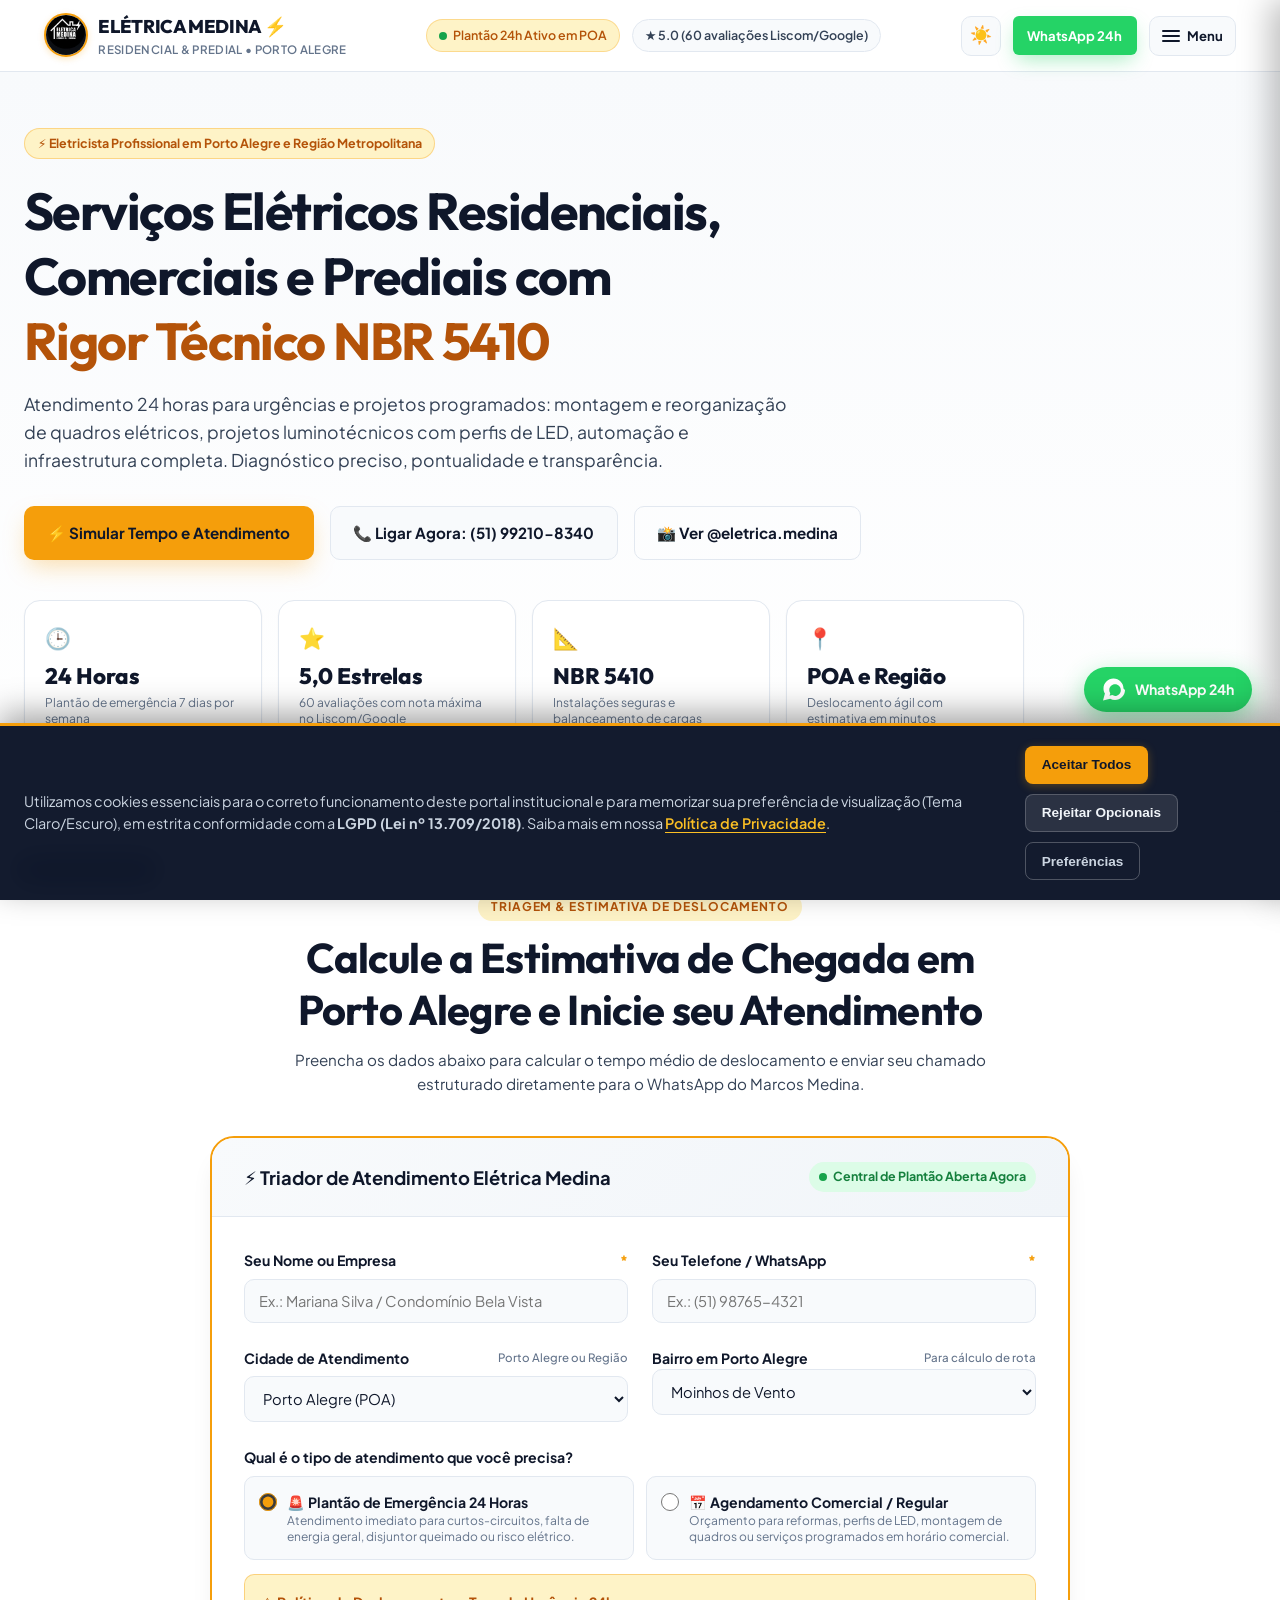
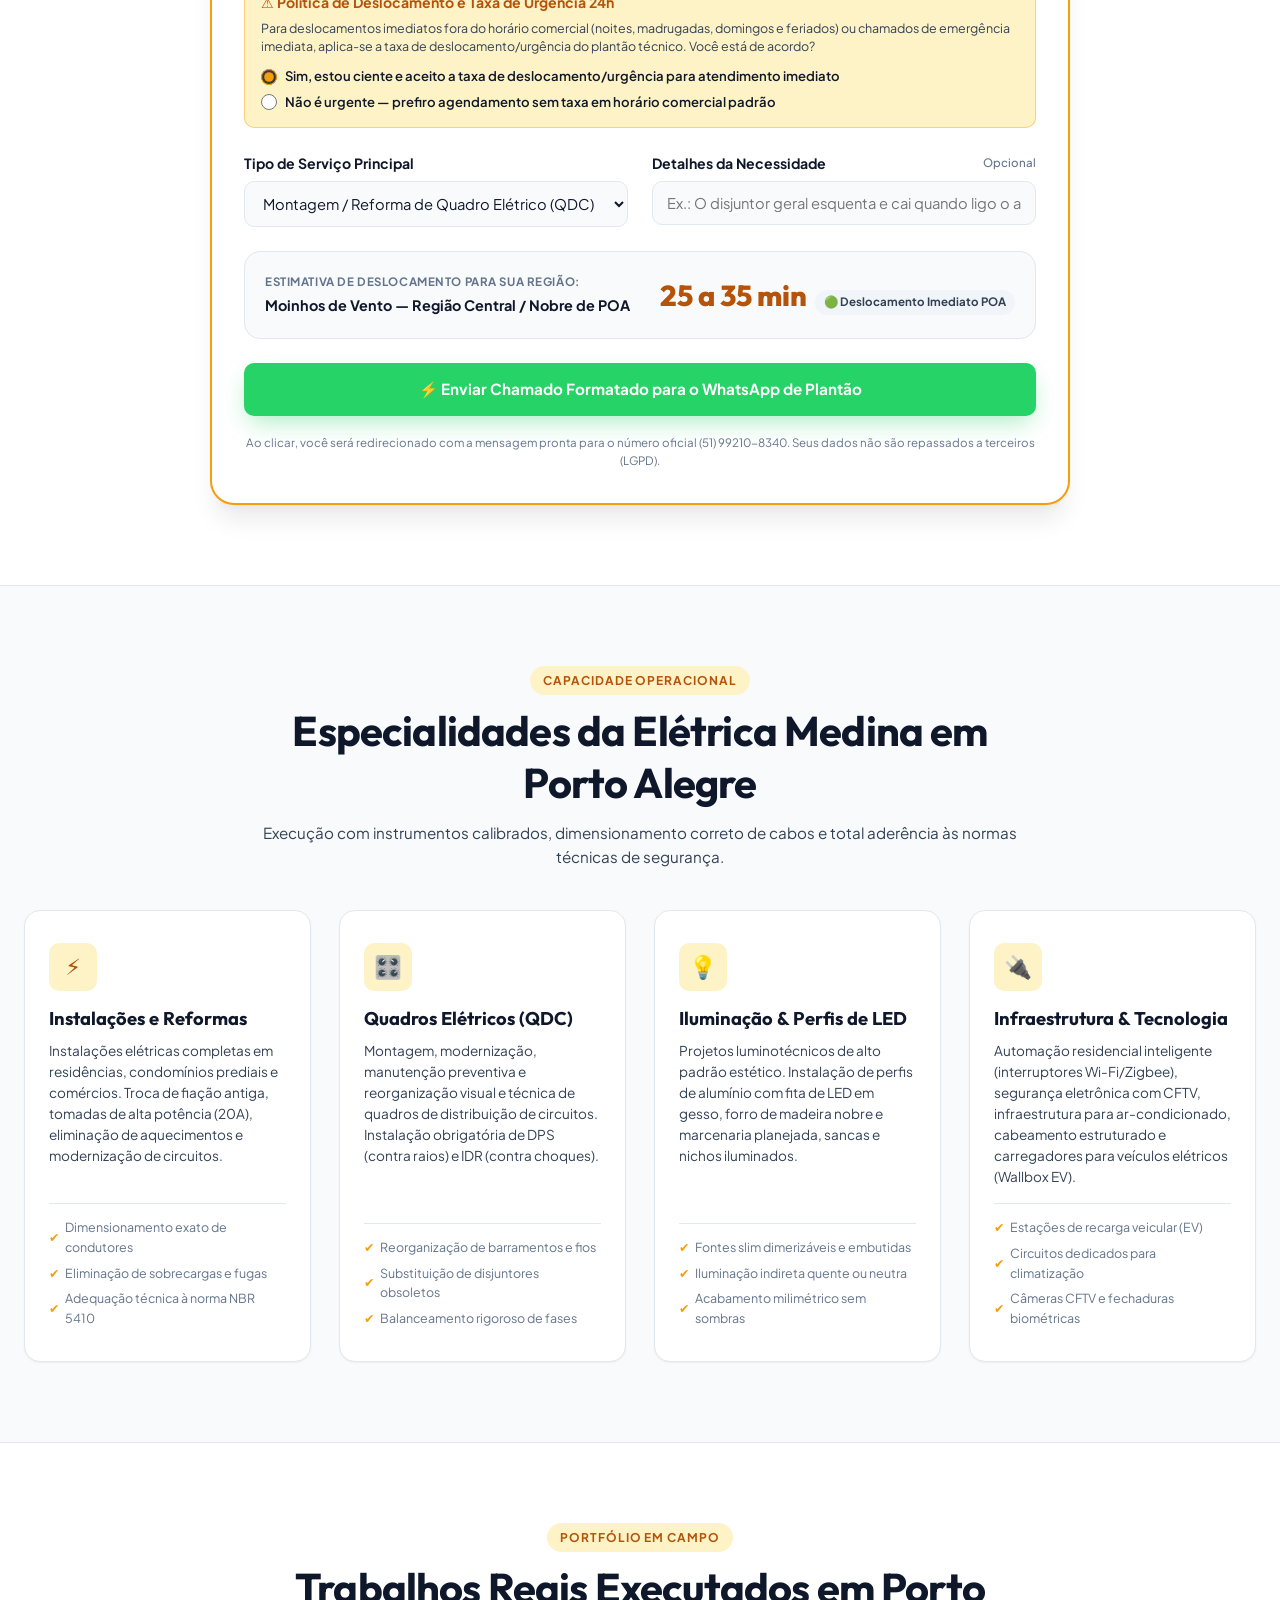
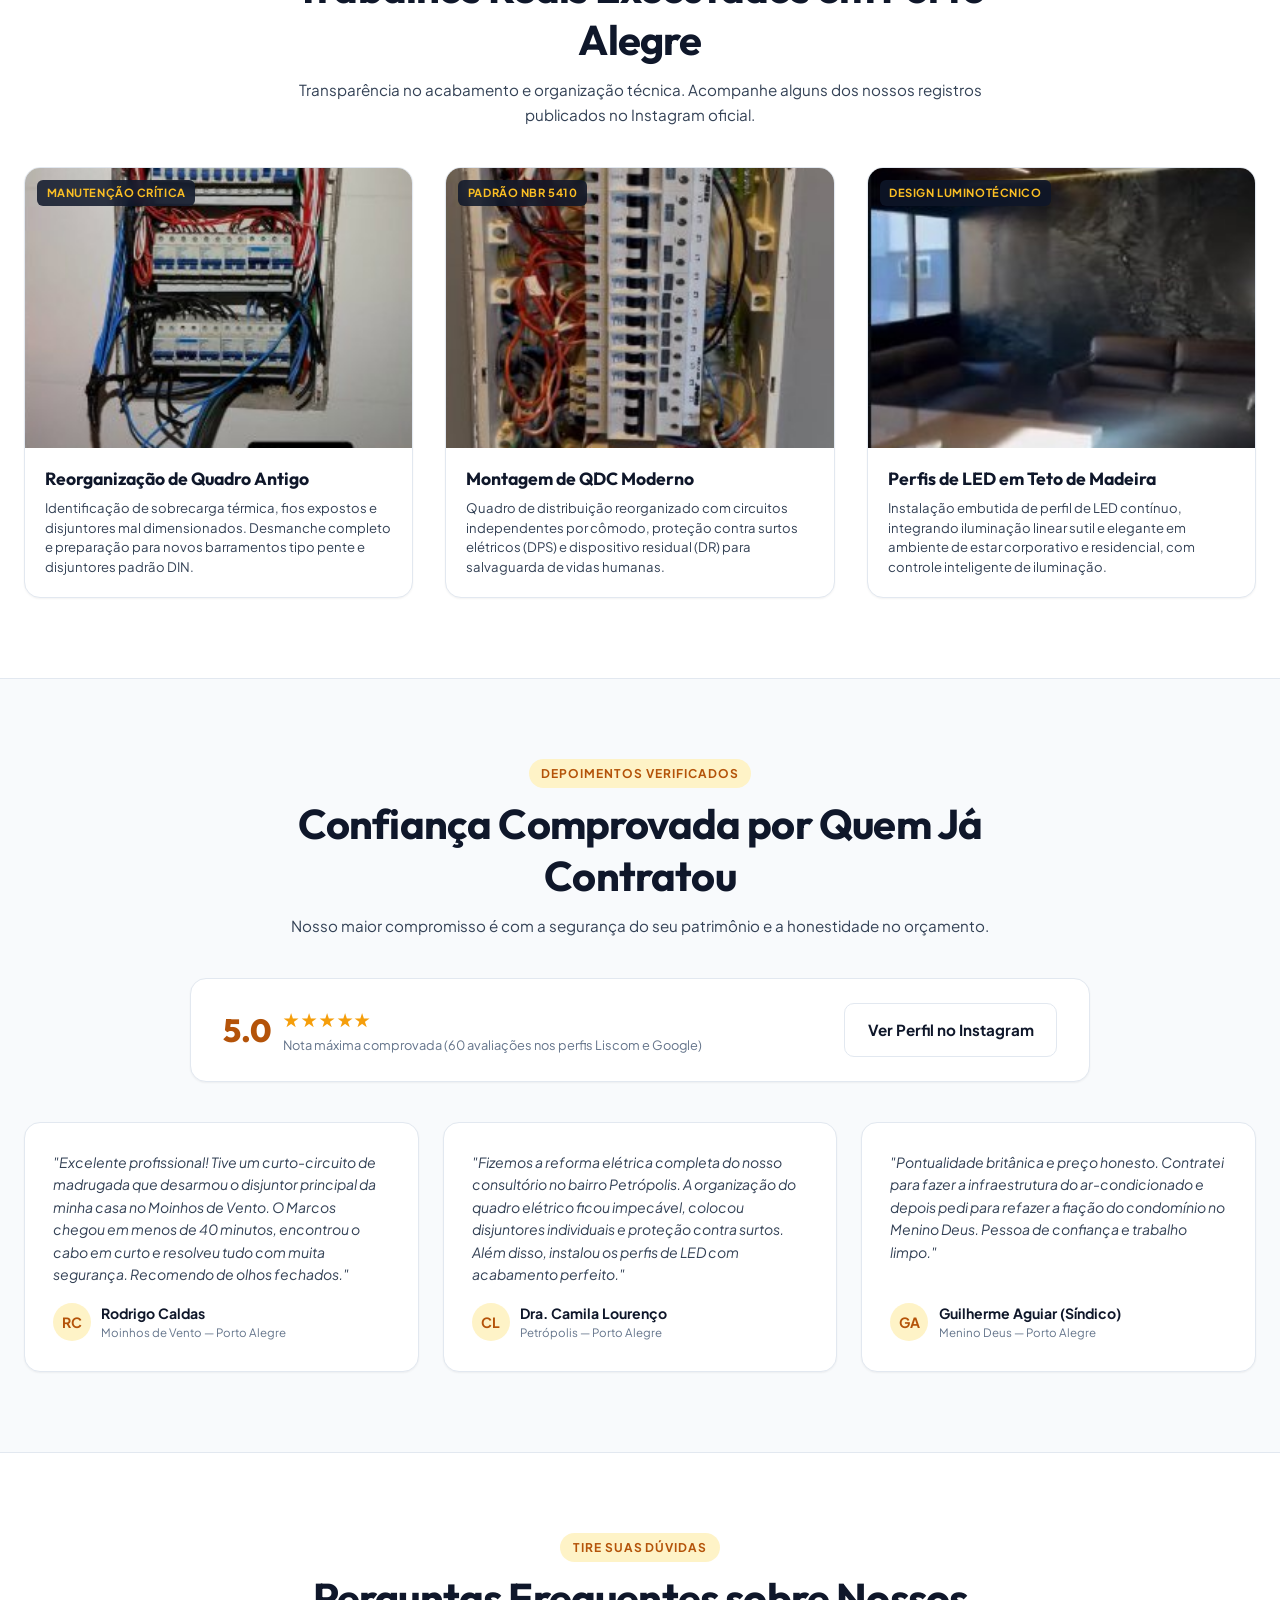
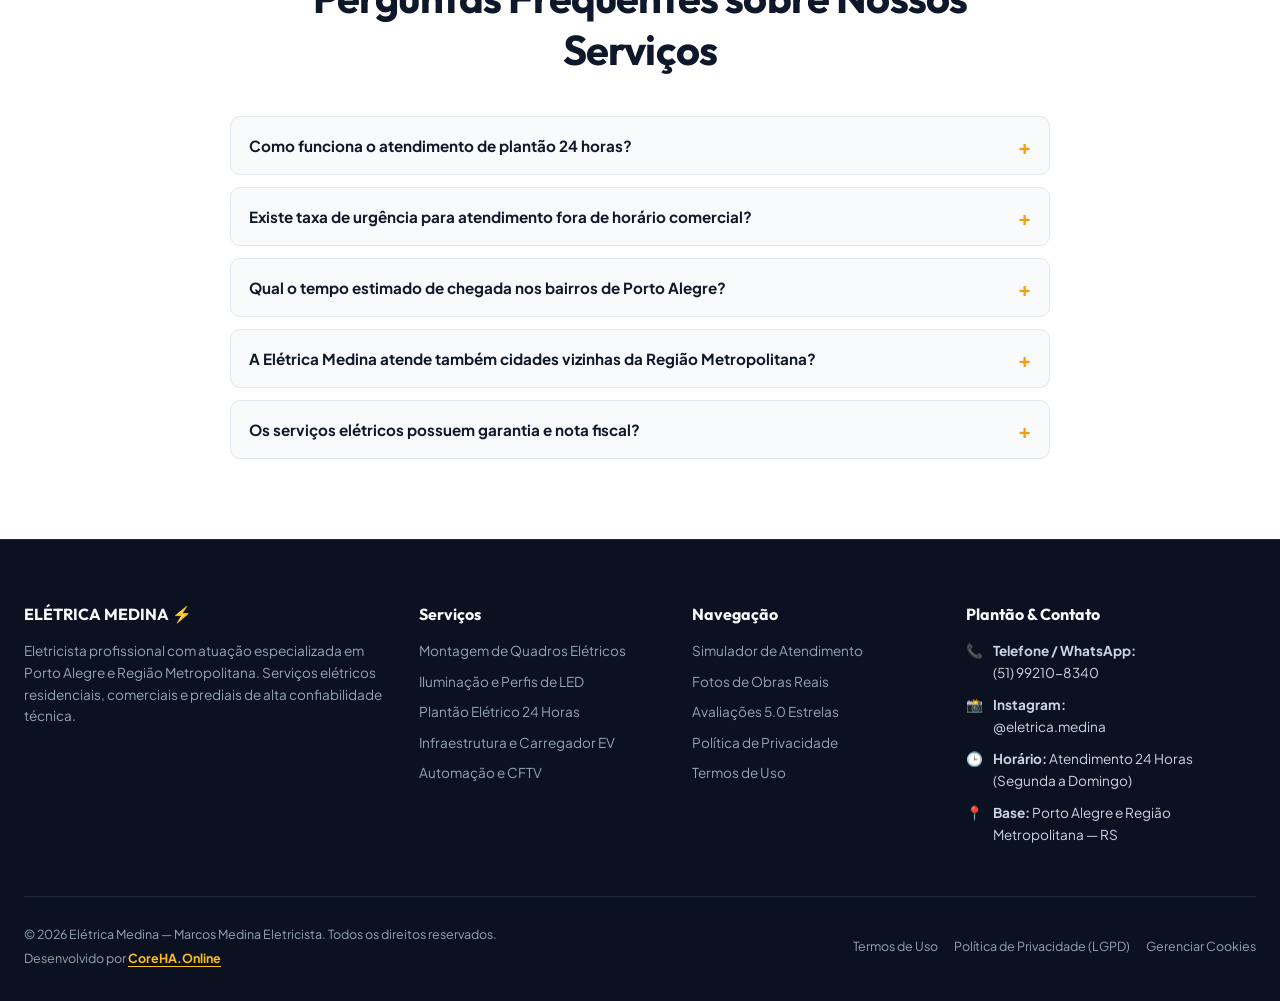
<file: index.html>
<!DOCTYPE html>
<html lang="pt-BR" data-theme="light">
<head>
  <meta charset="UTF-8">
  <meta name="viewport" content="width=device-width, initial-scale=1.0">
  <title>Elétrica Medina | Eletricista 24 Horas em Porto Alegre e Região</title>
  <meta name="description" content="Serviços elétricos residenciais, comerciais e prediais em Porto Alegre e Região Metropolitana. Plantão 24h, quadros elétricos, perfis de LED e NBR 5410. Avaliação 5.0★ (60 reviews).">
  <meta name="keywords" content="eletricista porto alegre, eletricista 24 horas porto alegre, plantão elétrico poa, elétrica medina, quadro eletrico porto alegre, perfil de led poa, eletricista residencial predial, automacao residencial poa">
  <meta name="author" content="Marcos Medina">
  <meta name="robots" content="index, follow">
  <link rel="canonical" href="https://eletricamedina.com.br/">

  <!-- Metatags Geográficas para SEO Local -->
  <meta name="geo.region" content="BR-RS">
  <meta name="geo.placename" content="Porto Alegre">
  <meta name="geo.position" content="-30.0346;-51.2177">
  <meta name="ICBM" content="-30.0346, -51.2177">

  <!-- Open Graph / Redes Sociais -->
  <meta property="og:type" content="business.business">
  <meta property="og:title" content="Elétrica Medina | Eletricista 24 Horas em Porto Alegre e Região">
  <meta property="og:description" content="Atendimento elétrico residencial, comercial e predial 24h em Porto Alegre. Quadros elétricos, iluminação LED, automação e conformidade NBR 5410. Nota 5.0 estrelas.">
  <meta property="og:url" content="https://eletricamedina.com.br/">
  <meta property="og:image" content="https://eletricamedina.com.br/assets/logo-eletrica-medina.png">
  <meta property="og:locale" content="pt_BR">

  <!-- Fontes do Google -->
  <link rel="preconnect" href="https://fonts.googleapis.com">
  <link rel="preconnect" href="https://fonts.gstatic.com" crossorigin>
  <link href="https://fonts.googleapis.com/css2?family=Outfit:wght@500;600;700;800&family=Plus+Jakarta+Sans:wght@400;500;600;700&display=swap" rel="stylesheet">

  <!-- Folhas de Estilo -->
  <link rel="stylesheet" href="css/style.css">
  <link rel="stylesheet" href="css/cookies.css">
  <link rel="icon" type="image/png" href="assets/logo-eletrica-medina.png">

  <!-- Dados Estruturados Schema.org (JSON-LD) para SEO Local -->
  <script type="application/ld+json">
  {
    "@context": "https://schema.org",
    "@type": ["Electrician", "EmergencyService"],
    "name": "Elétrica Medina - Marcos Medina Eletricista",
    "image": "https://eletricamedina.com.br/assets/logo-eletrica-medina.png",
    "telephone": "+55-51-99210-8340",
    "priceRange": "$$",
    "address": {
      "@type": "PostalAddress",
      "addressLocality": "Porto Alegre",
      "addressRegion": "RS",
      "addressCountry": "BR"
    },
    "geo": {
      "@type": "GeoCoordinates",
      "latitude": -30.0346,
      "longitude": -51.2177
    },
    "url": "https://eletricamedina.com.br/",
    "openingHoursSpecification": [
      {
        "@type": "OpeningHoursSpecification",
        "dayOfWeek": ["Monday", "Tuesday", "Wednesday", "Thursday", "Friday", "Saturday", "Sunday"],
        "opens": "00:00",
        "closes": "23:59"
      }
    ],
    "aggregateRating": {
      "@type": "AggregateRating",
      "ratingValue": "5.0",
      "reviewCount": "60",
      "bestRating": "5",
      "worstRating": "1"
    },
    "areaServed": [
      "Porto Alegre",
      "Canoas",
      "Gravataí",
      "Cachoeirinha",
      "Viamão",
      "Alvorada",
      "Eldorado do Sul",
      "São Leopoldo",
      "Novo Hamburgo"
    ],
    "sameAs": [
      "https://www.instagram.com/eletrica.medina/"
    ]
  }
  </script>
</head>
<body>

  <!-- ========================================================================
       CABEÇALHO EXECUTIVO (SEM POLUIÇÃO VISUAL COM GAVETA "3 RISQUINHOS")
       ======================================================================== -->
  <header class="site-header">
    <div class="header-container">
      <a href="index.html" class="brand-logo" aria-label="Elétrica Medina Página Inicial">
        <img src="assets/logo-eletrica-medina.png" alt="Logotipo Elétrica Medina" width="44" height="44" class="logo-img">
        <div class="brand-text">
          <span class="brand-title">ELÉTRICA MEDINA ⚡</span>
          <span class="brand-subtitle">Residencial & Predial • Porto Alegre</span>
        </div>
      </a>

      <!-- Badges Rápidos de Credibilidade no Desktop -->
      <div class="header-badges">
        <span class="header-pill urgent">
          <span class="pulse-dot"></span>
          Plantão 24h Ativo em POA
        </span>
        <span class="header-pill">
          ★ 5.0 (60 avaliações Liscom/Google)
        </span>
      </div>

      <!-- Ações do Cabeçalho -->
      <div class="header-actions">
        <!-- Alternador de Tema Claro/Escuro -->
        <button id="theme-toggle" class="theme-toggle-btn" aria-label="Alternar entre tema claro e escuro" title="Alternar tema">
          <span class="theme-icon-light">☀️</span>
          <span class="theme-icon-dark">🌙</span>
        </button>

        <!-- CTA Rápido WhatsApp (Desktop/Tablet) -->
        <a href="https://wa.me/5551992108340?text=Ol%C3%A1%2C%20preciso%20de%20atendimento%20da%20El%C3%A9trica%20Medina" class="btn btn-sm btn-whatsapp btn-header-whatsapp" target="_blank" rel="noopener noreferrer">
          <span>WhatsApp 24h</span>
        </a>

        <!-- Botão Menu Hambúrguer (Os 3 Risquinhos Obrigatórios) -->
        <button id="btn-open-menu" class="btn-hamburger" aria-label="Abrir menu de navegação" aria-expanded="false" aria-controls="site-drawer">
          <span class="hamburger-lines">
            <span></span>
            <span></span>
            <span></span>
          </span>
          <span class="btn-hamburger-label">Menu</span>
        </button>
      </div>
    </div>
  </header>

  <!-- ========================================================================
       GAVETA LATERAL DE NAVEGAÇÃO EXECUTIVA (SLIDE-OVER DRAWER)
       ======================================================================== -->
  <div id="drawer-backdrop" class="drawer-backdrop"></div>
  <aside id="site-drawer" class="site-drawer" aria-label="Navegação secundária">
    <div class="drawer-header">
      <span class="drawer-title">Menu de Navegação</span>
      <button id="btn-close-drawer" class="btn-close-drawer" aria-label="Fechar menu">&times;</button>
    </div>

    <nav class="drawer-nav">
      <a href="#simulador">
        <span>⚡ Simulador & Orçamento WhatsApp</span>
        <span>→</span>
      </a>
      <a href="#servicos">
        <span>🛠️ Nossos Serviços Especializados</span>
        <span>→</span>
      </a>
      <a href="#obras">
        <span>📸 Fotos & Obras Executadas</span>
        <span>→</span>
      </a>
      <a href="#avaliacoes">
        <span>⭐ Prova Social (Nota 5.0)</span>
        <span>→</span>
      </a>
      <a href="#diferenciais">
        <span>🛡️ Segurança & Norma NBR 5410</span>
        <span>→</span>
      </a>
      <a href="#faq">
        <span>❓ Perguntas Frequentes (FAQ)</span>
        <span>→</span>
      </a>
      <a href="politica-privacidade.html">
        <span>🔒 Política de Privacidade (LGPD)</span>
        <span>→</span>
      </a>
      <a href="termos-de-uso.html">
        <span>📄 Termos de Uso e Atendimento</span>
        <span>→</span>
      </a>
    </nav>

    <div class="drawer-footer">
      <div class="drawer-contact-card">
        <p><strong>Marcos Medina | Eletricista</strong></p>
        <p>📞 <strong>Central 24h:</strong> (51) 99210-8340</p>
        <p>📸 <strong>Instagram:</strong> @eletrica.medina</p>
        <p>📍 <strong>Atuação:</strong> Porto Alegre e Região Metropolitana</p>
      </div>
      <a href="https://wa.me/5551992108340" class="btn btn-whatsapp" target="_blank" rel="noopener noreferrer">
        Chamar Marcos Medina no WhatsApp
      </a>
    </div>
  </aside>

  <main>
    <!-- ======================================================================
         HERO SECTION: AUTORIDADE, SEGURANÇA E CONVERSÃO
         ====================================================================== -->
    <section class="hero-section">
      <div class="hero-container">
        <div class="hero-badge">
          ⚡ Eletricista Profissional em Porto Alegre e Região Metropolitana
        </div>

        <h1 class="hero-title">
          Serviços Elétricos Residenciais, Comerciais e Prediais com <span class="hero-highlight">Rigor Técnico NBR 5410</span>
        </h1>

        <p class="hero-subtitle">
          Atendimento 24 horas para urgências e projetos programados: montagem e reorganização de quadros elétricos, projetos luminotécnicos com perfis de LED, automação e infraestrutura completa. Diagnóstico preciso, pontualidade e transparência.
        </p>

        <div class="hero-actions">
          <a href="#simulador" class="btn btn-primary">
            ⚡ Simular Tempo e Atendimento
          </a>
          <a href="tel:+5551992108340" class="btn btn-secondary">
            📞 Ligar Agora: (51) 99210-8340
          </a>
          <a href="https://www.instagram.com/eletrica.medina/" class="btn btn-outline" target="_blank" rel="noopener noreferrer">
            📸 Ver @eletrica.medina
          </a>
        </div>

        <!-- 4 Estatísticas de Impacto Real -->
        <div class="hero-stats-grid">
          <div class="stat-card">
            <div class="stat-icon">🕒</div>
            <div class="stat-number">24 Horas</div>
            <div class="stat-label">Plantão de emergência 7 dias por semana</div>
          </div>
          <div class="stat-card">
            <div class="stat-icon">⭐</div>
            <div class="stat-number">5,0 Estrelas</div>
            <div class="stat-label">60 avaliações com nota máxima no Liscom/Google</div>
          </div>
          <div class="stat-card">
            <div class="stat-icon">📐</div>
            <div class="stat-number">NBR 5410</div>
            <div class="stat-label">Instalações seguras e balanceamento de cargas</div>
          </div>
          <div class="stat-card">
            <div class="stat-icon">📍</div>
            <div class="stat-number">POA e Região</div>
            <div class="stat-label">Deslocamento ágil com estimativa em minutos</div>
          </div>
        </div>
      </div>
    </section>

    <!-- ======================================================================
         SIMULADOR INTERATIVO E TRIAGEM RÁPIDA (O DIFERENCIAL SOLICITADO)
         ====================================================================== -->
    <section id="simulador" class="simulator-section">
      <div class="section-header">
        <span class="section-tag">Triagem & Estimativa de Deslocamento</span>
        <h2 class="section-title">Calcule a Estimativa de Chegada em Porto Alegre e Inicie seu Atendimento</h2>
        <p class="section-desc">
          Preencha os dados abaixo para calcular o tempo médio de deslocamento e enviar seu chamado estruturado diretamente para o WhatsApp do Marcos Medina.
        </p>
      </div>

      <div class="simulator-card">
        <div class="simulator-card-header">
          <div class="sim-header-title">
            <span>⚡ Triador de Atendimento Elétrica Medina</span>
          </div>
          <div class="sim-header-badge">
            <span class="pulse-dot"></span>
            Central de Plantão Aberta Agora
          </div>
        </div>

        <div class="simulator-card-body">
          <form id="form-atendimento-medina">
            <div class="sim-form-grid">

              <!-- Nome -->
              <div class="form-group">
                <label for="sim-nome" class="form-label">
                  Seu Nome ou Empresa <span style="color:var(--primary); font-weight:900;">*</span>
                </label>
                <input type="text" id="sim-nome" class="form-input" placeholder="Ex.: Mariana Silva / Condomínio Bela Vista" required>
              </div>

              <!-- Telefone / WhatsApp -->
              <div class="form-group">
                <label for="sim-telefone" class="form-label">
                  Seu Telefone / WhatsApp <span style="color:var(--primary); font-weight:900;">*</span>
                </label>
                <input type="tel" id="sim-telefone" class="form-input" placeholder="Ex.: (51) 98765-4321" required>
              </div>

              <!-- Cidade -->
              <div class="form-group">
                <label for="sim-cidade" class="form-label">
                  Cidade de Atendimento
                  <span class="form-label-hint">Porto Alegre ou Região</span>
                </label>
                <select id="sim-cidade" class="form-select">
                  <option value="Porto Alegre" selected>Porto Alegre (POA)</option>
                  <option value="Canoas">Canoas</option>
                  <option value="Gravataí">Gravataí</option>
                  <option value="Cachoeirinha">Cachoeirinha</option>
                  <option value="Viamão">Viamão</option>
                  <option value="Alvorada">Alvorada</option>
                  <option value="Eldorado do Sul">Eldorado do Sul</option>
                  <option value="São Leopoldo">São Leopoldo</option>
                  <option value="Outra Cidade Metropolitana">Outra Cidade da Região Metropolitana</option>
                </select>
              </div>

              <!-- Bairro Porto Alegre (Seleção Inteligente por Zonas) -->
              <div id="container-bairro-poa" class="form-group">
                <label for="sim-bairro-poa" class="form-label">
                  Bairro em Porto Alegre
                  <span class="form-label-hint">Para cálculo de rota</span>
                </label>
                <select id="sim-bairro-poa" class="form-select">
                  <optgroup label="Zona Central / Bairros Nobres">
                    <option value="Moinhos de Vento" data-zone="central" selected>Moinhos de Vento</option>
                    <option value="Bela Vista" data-zone="central">Bela Vista</option>
                    <option value="Petrópolis" data-zone="central">Petrópolis</option>
                    <option value="Menino Deus" data-zone="central">Menino Deus</option>
                    <option value="Centro Histórico" data-zone="central">Centro Histórico</option>
                    <option value="Bom Fim" data-zone="central">Bom Fim</option>
                    <option value="Rio Branco" data-zone="central">Rio Branco</option>
                    <option value="Mont'Serrat" data-zone="central">Mont'Serrat</option>
                    <option value="Independência" data-zone="central">Independência</option>
                    <option value="Santana" data-zone="central">Santana</option>
                    <option value="Praia de Belas" data-zone="central">Praia de Belas</option>
                  </optgroup>
                  <optgroup label="Zona Norte">
                    <option value="Passo d'Areia" data-zone="norte">Passo d'Areia</option>
                    <option value="Higienópolis" data-zone="norte">Higienópolis</option>
                    <option value="São João" data-zone="norte">São João</option>
                    <option value="Floresta" data-zone="norte">Floresta</option>
                    <option value="Cristo Redentor" data-zone="norte">Cristo Redentor</option>
                    <option value="Lindóia" data-zone="norte">Lindóia</option>
                    <option value="Sarandi" data-zone="norte">Sarandi</option>
                    <option value="Rubem Berta" data-zone="norte">Rubem Berta</option>
                  </optgroup>
                  <optgroup label="Zona Sul">
                    <option value="Tristeza" data-zone="sul">Tristeza</option>
                    <option value="Ipanema" data-zone="sul">Ipanema</option>
                    <option value="Cristal" data-zone="sul">Cristal</option>
                    <option value="Cavalhada" data-zone="sul">Cavalhada</option>
                    <option value="Hípica" data-zone="sul">Hípica</option>
                    <option value="Vila Nova" data-zone="sul">Vila Nova</option>
                    <option value="Belém Novo" data-zone="sul">Belém Novo</option>
                  </optgroup>
                  <optgroup label="Zona Leste">
                    <option value="Jardim Botânico" data-zone="leste">Jardim Botânico</option>
                    <option value="Partenon" data-zone="leste">Partenon</option>
                    <option value="Agronomia" data-zone="leste">Agronomia</option>
                    <option value="Lomba do Pinheiro" data-zone="leste">Lomba do Pinheiro</option>
                  </optgroup>
                </select>
              </div>

              <!-- Bairro Outras Cidades (Texto livre quando não for POA) -->
              <div id="container-bairro-outro" class="form-group" style="display:none;">
                <label for="sim-bairro-outro" class="form-label">
                  Bairro / Localidade na Cidade
                </label>
                <input type="text" id="sim-bairro-outro" class="form-input" placeholder="Ex.: Centro, Marechal Rondon, Morada do Vale...">
              </div>

              <!-- Modalidade do Chamado (Urgência 24h vs Agendado) -->
              <div class="form-group form-col-full">
                <label class="form-label">
                  Qual é o tipo de atendimento que você precisa?
                </label>
                <div class="radio-toggle-group">
                  <label class="radio-card">
                    <input type="radio" name="modalidade_atendimento" value="emergencia" checked>
                    <div class="radio-card-content">
                      <span class="radio-card-title">🚨 Plantão de Emergência 24 Horas</span>
                      <span class="radio-card-desc">Atendimento imediato para curtos-circuitos, falta de energia geral, disjuntor queimado ou risco elétrico.</span>
                    </div>
                  </label>
                  <label class="radio-card">
                    <input type="radio" name="modalidade_atendimento" value="agendamento">
                    <div class="radio-card-content">
                      <span class="radio-card-title">📅 Agendamento Comercial / Regular</span>
                      <span class="radio-card-desc">Orçamento para reformas, perfis de LED, montagem de quadros ou serviços programados em horário comercial.</span>
                    </div>
                  </label>
                </div>

                <!-- Caixa de Aceite da Taxa de Urgência (Exibida dinamicamente no modo emergência) -->
                <div id="urgencia-box" class="urgencia-box">
                  <div class="urgencia-box-title">
                    <span>⚠️ Política de Deslocamento e Taxa de Urgência 24h</span>
                  </div>
                  <p class="urgencia-box-text">
                    Para deslocamentos imediatos fora do horário comercial (noites, madrugadas, domingos e feriados) ou chamados de emergência imediata, aplica-se a taxa de deslocamento/urgência do plantão técnico. Você está de acordo?
                  </p>
                  <div class="taxa-options">
                    <label class="taxa-label">
                      <input type="radio" name="aceite_taxa" id="taxa-sim" value="sim" checked>
                      <span>Sim, estou ciente e aceito a taxa de deslocamento/urgência para atendimento imediato</span>
                    </label>
                    <label class="taxa-label">
                      <input type="radio" name="aceite_taxa" id="taxa-nao" value="nao">
                      <span>Não é urgente — prefiro agendamento sem taxa em horário comercial padrão</span>
                    </label>
                  </div>
                </div>
              </div>

              <!-- Serviço Desejado -->
              <div class="form-group">
                <label for="sim-servico" class="form-label">
                  Tipo de Serviço Principal
                </label>
                <select id="sim-servico" class="form-select">
                  <option value="Quadros Elétricos e Disjuntores">Montagem / Reforma de Quadro Elétrico (QDC)</option>
                  <option value="Iluminação e Perfis de LED">Iluminação & Perfis de LED / Sancas / Fitas</option>
                  <option value="Emergência / Curto-Circuito">Curto-Circuito / Falta de Fase / Disjuntor Desarmando</option>
                  <option value="Instalações e Reformas Gerais">Instalação Elétrica Residencial ou Comercial Completa</option>
                  <option value="Infraestrutura Ar-Condicionado / Chuveiro">Ponto Dedicado para Ar-Condicionado / Chuveiro</option>
                  <option value="Automação, CFTV e Câmeras">Automação Residencial, CFTV ou Biometria</option>
                  <option value="Carregador Veicular EV">Carregador de Veículo Elétrico (Wallbox EV)</option>
                  <option value="Outro Serviço Técnico">Outro Diagnóstico / Consultoria Elétrica</option>
                </select>
              </div>

              <!-- Descrição Breve -->
              <div class="form-group">
                <label for="sim-descricao" class="form-label">
                  Detalhes da Necessidade
                  <span class="form-label-hint">Opcional</span>
                </label>
                <input type="text" id="sim-descricao" class="form-input" placeholder="Ex.: O disjuntor geral esquenta e cai quando ligo o ar-condicionado">
              </div>

              <!-- Painel de Estimativa em Tempo Real em POA -->
              <div class="form-group form-col-full">
                <div class="estimate-preview-card">
                  <div class="estimate-left">
                    <span class="estimate-title">Estimativa de Deslocamento para sua Região:</span>
                    <span id="estimate-zone" class="estimate-zone-name">Moinhos de Vento — Região Central de POA</span>
                  </div>
                  <div class="estimate-right">
                    <span id="estimate-eta" class="estimate-eta-val">25 a 35 min</span>
                    <span id="estimate-badge" class="estimate-badge-pill">🟢 Deslocamento Imediato POA</span>
                  </div>
                </div>
              </div>

              <!-- Botão de Disparo WhatsApp -->
              <div class="form-group form-col-full">
                <button type="submit" class="btn btn-whatsapp sim-submit-btn">
                  <span>⚡ Enviar Chamado Formatado para o WhatsApp de Plantão</span>
                </button>
                <p class="sim-privacy-notice">
                  Ao clicar, você será redirecionado com a mensagem pronta para o número oficial (51) 99210-8340. Seus dados não são repassados a terceiros (LGPD).
                </p>
              </div>

            </div>
          </form>
        </div>
      </div>
    </section>

    <!-- ======================================================================
         SERVIÇOS OFERECIDOS: DETALHAMENTO TÉCNICO E RIGOR
         ====================================================================== -->
    <section id="servicos" class="services-section">
      <div class="section-header">
        <span class="section-tag">Capacidade Operacional</span>
        <h2 class="section-title">Especialidades da Elétrica Medina em Porto Alegre</h2>
        <p class="section-desc">
          Execução com instrumentos calibrados, dimensionamento correto de cabos e total aderência às normas técnicas de segurança.
        </p>
      </div>

      <div class="services-grid">
        <!-- Serviço 1 -->
        <article class="service-card">
          <div class="service-icon-box">⚡</div>
          <h3 class="service-card-title">Instalações e Reformas</h3>
          <p class="service-card-desc">
            Instalações elétricas completas em residências, condomínios prediais e comércios. Troca de fiação antiga, tomadas de alta potência (20A), eliminação de aquecimentos e modernização de circuitos.
          </p>
          <ul class="service-feature-list">
            <li>Dimensionamento exato de condutores</li>
            <li>Eliminação de sobrecargas e fugas</li>
            <li>Adequação técnica à norma NBR 5410</li>
          </ul>
        </article>

        <!-- Serviço 2 -->
        <article class="service-card">
          <div class="service-icon-box">🎛️</div>
          <h3 class="service-card-title">Quadros Elétricos (QDC)</h3>
          <p class="service-card-desc">
            Montagem, modernização, manutenção preventiva e reorganização visual e técnica de quadros de distribuição de circuitos. Instalação obrigatória de DPS (contra raios) e IDR (contra choques).
          </p>
          <ul class="service-feature-list">
            <li>Reorganização de barramentos e fios</li>
            <li>Substituição de disjuntores obsoletos</li>
            <li>Balanceamento rigoroso de fases</li>
          </ul>
        </article>

        <!-- Serviço 3 -->
        <article class="service-card">
          <div class="service-icon-box">💡</div>
          <h3 class="service-card-title">Iluminação & Perfis de LED</h3>
          <p class="service-card-desc">
            Projetos luminotécnicos de alto padrão estético. Instalação de perfis de alumínio com fita de LED em gesso, forro de madeira nobre e marcenaria planejada, sancas e nichos iluminados.
          </p>
          <ul class="service-feature-list">
            <li>Fontes slim dimerizáveis e embutidas</li>
            <li>Iluminação indireta quente ou neutra</li>
            <li>Acabamento milimétrico sem sombras</li>
          </ul>
        </article>

        <!-- Serviço 4 -->
        <article class="service-card">
          <div class="service-icon-box">🔌</div>
          <h3 class="service-card-title">Infraestrutura & Tecnologia</h3>
          <p class="service-card-desc">
            Automação residencial inteligente (interruptores Wi-Fi/Zigbee), segurança eletrônica com CFTV, infraestrutura para ar-condicionado, cabeamento estruturado e carregadores para veículos elétricos (Wallbox EV).
          </p>
          <ul class="service-feature-list">
            <li>Estações de recarga veicular (EV)</li>
            <li>Circuitos dedicados para climatização</li>
            <li>Câmeras CFTV e fechaduras biométricas</li>
          </ul>
        </article>
      </div>
    </section>

    <!-- ======================================================================
         OBRAS REAIS E FOTOS DO INSTAGRAM (@ELETRICA.MEDINA)
         ====================================================================== -->
    <section id="obras" class="portfolio-section">
      <div class="section-header">
        <span class="section-tag">Portfólio em Campo</span>
        <h2 class="section-title">Trabalhos Reais Executados em Porto Alegre</h2>
        <p class="section-desc">
          Transparência no acabamento e organização técnica. Acompanhe alguns dos nossos registros publicados no Instagram oficial.
        </p>
      </div>

      <div class="portfolio-grid">
        <!-- Obra 1: Quadro Antes / Reforma -->
        <article class="portfolio-card">
          <div class="portfolio-img-wrapper">
            <span class="portfolio-tag">Manutenção Crítica</span>
            <img src="assets/obra-quadro-antes.png" alt="Quadro elétrico antes da reorganização técnica" class="portfolio-img" width="260" height="380" loading="lazy">
          </div>
          <div class="portfolio-content">
            <h3 class="portfolio-title">Reorganização de Quadro Antigo</h3>
            <p class="portfolio-desc">
              Identificação de sobrecarga térmica, fios expostos e disjuntores mal dimensionados. Desmanche completo e preparação para novos barramentos tipo pente e disjuntores padrão DIN.
            </p>
          </div>
        </article>

        <!-- Obra 2: Quadro Modernizado -->
        <article class="portfolio-card">
          <div class="portfolio-img-wrapper">
            <span class="portfolio-tag">Padrão NBR 5410</span>
            <img src="assets/obra-quadro-reforma.png" alt="Quadro elétrico montado e organizado com disjuntores DIN" class="portfolio-img" width="260" height="380" loading="lazy">
          </div>
          <div class="portfolio-content">
            <h3 class="portfolio-title">Montagem de QDC Moderno</h3>
            <p class="portfolio-desc">
              Quadro de distribuição reorganizado com circuitos independentes por cômodo, proteção contra surtos elétricos (DPS) e dispositivo residual (DR) para salvaguarda de vidas humanas.
            </p>
          </div>
        </article>

        <!-- Obra 3: Iluminação com Perfil de LED -->
        <article class="portfolio-card">
          <div class="portfolio-img-wrapper">
            <span class="portfolio-tag">Design Luminotécnico</span>
            <img src="assets/obra-perfil-led.png" alt="Perfil de LED embutido em teto de madeira nobre" class="portfolio-img" width="260" height="380" loading="lazy">
          </div>
          <div class="portfolio-content">
            <h3 class="portfolio-title">Perfis de LED em Teto de Madeira</h3>
            <p class="portfolio-desc">
              Instalação embutida de perfil de LED contínuo, integrando iluminação linear sutil e elegante em ambiente de estar corporativo e residencial, com controle inteligente de iluminação.
            </p>
          </div>
        </article>
      </div>
    </section>

    <!-- ======================================================================
         PROVA SOCIAL: 5.0 ESTRELAS COM 60 AVALIAÇÕES (LISCOM / GOOGLE)
         ====================================================================== -->
    <section id="avaliacoes" class="reviews-section">
      <div class="section-header">
        <span class="section-tag">Depoimentos Verificados</span>
        <h2 class="section-title">Confiança Comprovada por Quem Já Contratou</h2>
        <p class="section-desc">
          Nosso maior compromisso é com a segurança do seu patrimônio e a honestidade no orçamento.
        </p>
      </div>

      <div class="rating-summary-banner">
        <div class="rating-stars-box">
          <span class="rating-score">5.0</span>
          <div>
            <div class="stars-gold">★★★★★</div>
            <div class="rating-count">Nota máxima comprovada (60 avaliações nos perfis Liscom e Google)</div>
          </div>
        </div>
        <a href="https://www.instagram.com/eletrica.medina/" class="btn btn-outline" target="_blank" rel="noopener noreferrer">
          Ver Perfil no Instagram
        </a>
      </div>

      <div class="reviews-grid">
        <div class="review-card">
          <p class="review-text">
            "Excelente profissional! Tive um curto-circuito de madrugada que desarmou o disjuntor principal da minha casa no Moinhos de Vento. O Marcos chegou em menos de 40 minutos, encontrou o cabo em curto e resolveu tudo com muita segurança. Recomendo de olhos fechados."
          </p>
          <div class="review-author">
            <div class="author-avatar">RC</div>
            <div class="author-info">
              <span class="author-name">Rodrigo Caldas</span>
              <span class="author-location">Moinhos de Vento — Porto Alegre</span>
            </div>
          </div>
        </div>

        <div class="review-card">
          <p class="review-text">
            "Fizemos a reforma elétrica completa do nosso consultório no bairro Petrópolis. A organização do quadro elétrico ficou impecável, colocou disjuntores individuais e proteção contra surtos. Além disso, instalou os perfis de LED com acabamento perfeito."
          </p>
          <div class="review-author">
            <div class="author-avatar">CL</div>
            <div class="author-info">
              <span class="author-name">Dra. Camila Lourenço</span>
              <span class="author-location">Petrópolis — Porto Alegre</span>
            </div>
          </div>
        </div>

        <div class="review-card">
          <p class="review-text">
            "Pontualidade britânica e preço honesto. Contratei para fazer a infraestrutura do ar-condicionado e depois pedi para refazer a fiação do condomínio no Menino Deus. Pessoa de confiança e trabalho limpo."
          </p>
          <div class="review-author">
            <div class="author-avatar">GA</div>
            <div class="author-info">
              <span class="author-name">Guilherme Aguiar (Síndico)</span>
              <span class="author-location">Menino Deus — Porto Alegre</span>
            </div>
          </div>
        </div>
      </div>
    </section>

    <!-- ======================================================================
         PERGUNTAS FREQUENTES (FAQ COM RICH SNIPPETS)
         ====================================================================== -->
    <section id="faq" class="faq-section">
      <div class="section-header">
        <span class="section-tag">Tire Suas Dúvidas</span>
        <h2 class="section-title">Perguntas Frequentes sobre Nossos Serviços</h2>
      </div>

      <div class="faq-container">
        <div class="faq-item">
          <button class="faq-trigger" aria-expanded="false">
            <span>Como funciona o atendimento de plantão 24 horas?</span>
            <span class="faq-icon">+</span>
          </button>
          <div class="faq-answer">
            Nosso plantão funciona de domingo a domingo, incluindo noites, madrugadas e feriados. Atendemos chamados emergenciais como curto-circuito, disjuntores pegando fogo ou desarmando sem parar, falta de fase e ausência total de luz. Pelo simulador nesta página, você pode nos enviar sua localização e aceitar a taxa de deslocamento do plantão para saída imediata.
          </div>
        </div>

        <div class="faq-item">
          <button class="faq-trigger" aria-expanded="false">
            <span>Existe taxa de urgência para atendimento fora de horário comercial?</span>
            <span class="faq-icon">+</span>
          </button>
          <div class="faq-answer">
            Sim, atendimentos de emergência solicitados para execução imediata no período noturno, fins de semana ou feriados possuem taxa de urgência/deslocamento. No simulador desta página você tem total transparência: pode optar pelo atendimento emergencial com a taxa ou optar por agendamento regular em horário comercial (segunda a sábado, sem cobrança de urgência).
          </div>
        </div>

        <div class="faq-item">
          <button class="faq-trigger" aria-expanded="false">
            <span>Qual o tempo estimado de chegada nos bairros de Porto Alegre?</span>
            <span class="faq-icon">+</span>
          </button>
          <div class="faq-answer">
            Para bairros centrais e nobres de Porto Alegre (Moinhos de Vento, Bela Vista, Petrópolis, Menino Deus, Centro, Bom Fim), o tempo médio de deslocamento é de aproximadamente 25 a 35 minutos. Para as zonas Norte e Sul de POA, varia entre 35 a 50 minutos, a depender do trânsito no momento da chamada.
          </div>
        </div>

        <div class="faq-item">
          <button class="faq-trigger" aria-expanded="false">
            <span>A Elétrica Medina atende também cidades vizinhas da Região Metropolitana?</span>
            <span class="faq-icon">+</span>
          </button>
          <div class="faq-answer">
            Sim! Além de Porto Alegre, atendemos com frequência cidades como Canoas, Gravataí, Cachoeirinha, Viamão, Alvorada, Eldorado do Sul e São Leopoldo para projetos elétricos e manutenções programadas ou emergenciais.
          </div>
        </div>

        <div class="faq-item">
          <button class="faq-trigger" aria-expanded="false">
            <span>Os serviços elétricos possuem garantia e nota fiscal?</span>
            <span class="faq-icon">+</span>
          </button>
          <div class="faq-answer">
            Absolutamente. Todos os trabalhos executados seguem rigorosamente a norma técnica brasileira ABNT NBR 5410, contam com garantia legal de mão de obra e podem ter emissão de nota fiscal para residências, condomínios prediais e empresas comerciais.
          </div>
        </div>
      </div>
    </section>
  </main>

  <!-- ========================================================================
       RODAPÉ CORPORATIVO COMPLETO COM IDENTIFICAÇÃO E CANAIS LGPD
       ======================================================================== -->
  <footer class="site-footer">
    <div class="footer-container">
      <div class="footer-col">
        <h4>ELÉTRICA MEDINA ⚡</h4>
        <p class="footer-brand-desc">
          Eletricista profissional com atuação especializada em Porto Alegre e Região Metropolitana. Serviços elétricos residenciais, comerciais e prediais de alta confiabilidade técnica.
        </p>
      </div>

      <div class="footer-col">
        <h4>Serviços</h4>
        <ul class="footer-links-list">
          <li><a href="#servicos">Montagem de Quadros Elétricos</a></li>
          <li><a href="#servicos">Iluminação e Perfis de LED</a></li>
          <li><a href="#servicos">Plantão Elétrico 24 Horas</a></li>
          <li><a href="#servicos">Infraestrutura e Carregador EV</a></li>
          <li><a href="#servicos">Automação e CFTV</a></li>
        </ul>
      </div>

      <div class="footer-col">
        <h4>Navegação</h4>
        <ul class="footer-links-list">
          <li><a href="#simulador">Simulador de Atendimento</a></li>
          <li><a href="#obras">Fotos de Obras Reais</a></li>
          <li><a href="#avaliacoes">Avaliações 5.0 Estrelas</a></li>
          <li><a href="politica-privacidade.html">Política de Privacidade</a></li>
          <li><a href="termos-de-uso.html">Termos de Uso</a></li>
        </ul>
      </div>

      <div class="footer-col">
        <h4>Plantão & Contato</h4>
        <div class="footer-contact-item">
          <span>📞</span>
          <div>
            <strong>Telefone / WhatsApp:</strong><br>
            <a href="tel:+5551992108340">(51) 99210-8340</a>
          </div>
        </div>
        <div class="footer-contact-item">
          <span>📸</span>
          <div>
            <strong>Instagram:</strong><br>
            <a href="https://www.instagram.com/eletrica.medina/" target="_blank" rel="noopener noreferrer">@eletrica.medina</a>
          </div>
        </div>
        <div class="footer-contact-item">
          <span>🕒</span>
          <div>
            <strong>Horário:</strong> Atendimento 24 Horas (Segunda a Domingo)
          </div>
        </div>
        <div class="footer-contact-item">
          <span>📍</span>
          <div>
            <strong>Base:</strong> Porto Alegre e Região Metropolitana — RS
          </div>
        </div>
      </div>
    </div>

    <div class="footer-bottom">
      <div class="footer-bottom-copy">
        <p>&copy; 2026 Elétrica Medina — Marcos Medina Eletricista. Todos os direitos reservados.</p>
        <p class="footer-developer-credit">Desenvolvido por <a href="https://coreha.online" target="_blank" rel="noopener noreferrer">CoreHA.Online</a></p>
      </div>
      <div class="footer-links">
        <a href="termos-de-uso.html">Termos de Uso</a>
        <a href="politica-privacidade.html">Política de Privacidade (LGPD)</a>
        <a href="#" id="btn-cookie-preferences-trigger">Gerenciar Cookies</a>
      </div>
    </div>
  </footer>

  <!-- ========================================================================
       BOTÃO FLUTUANTE DE WHATSAPP 24 HORAS
       ======================================================================== -->
  <a href="https://wa.me/5551992108340?text=Ol%C3%A1%2C%20gostaria%20de%20um%20atendimento%20da%20El%C3%A9trica%20Medina" class="whatsapp-float-btn" target="_blank" rel="noopener noreferrer" aria-label="Abrir conversa no WhatsApp da Elétrica Medina">
    <span class="whatsapp-float-icon">
      <svg width="24" height="24" viewBox="0 0 24 24" fill="currentColor">
        <path d="M12.031 6.172c-3.181 0-5.767 2.586-5.768 5.766-.001 1.298.38 2.27 1.019 3.287l-.711 2.598 2.664-.699c.983.541 1.764.78 2.796.78 3.18 0 5.767-2.587 5.768-5.766 0-3.18-2.587-5.766-5.768-5.766zm9.969 5.766c0 5.518-4.482 10-10 10-1.745 0-3.376-.454-4.81-1.246l-7.19 1.884 1.918-6.999c-.911-1.509-1.418-3.267-1.418-5.139 0-5.518 4.482-10 10-10 5.518 0 10 4.482 10 10z"/>
      </svg>
    </span>
    <span>WhatsApp 24h</span>
  </a>

  <!-- ========================================================================
       BANNER E MODAL LGPD OBRIGATÓRIOS (LEI FEDERAL Nº 13.709/2018)
       ======================================================================== -->
  <aside id="medina-cookie-banner" class="cookie-banner" aria-label="Consentimento de Cookies">
    <div class="cookie-banner-container">
      <div class="cookie-text">
        Utilizamos cookies essenciais para o correto funcionamento deste portal institucional e para memorizar sua preferência de visualização (Tema Claro/Escuro), em estrita conformidade com a <strong>LGPD (Lei nº 13.709/2018)</strong>. Saiba mais em nossa <a href="politica-privacidade.html">Política de Privacidade</a>.
      </div>
      <div class="cookie-buttons">
        <button id="btn-cookie-accept-all" class="cookie-btn cookie-btn-primary">Aceitar Todos</button>
        <button id="btn-cookie-reject-optional" class="cookie-btn cookie-btn-secondary">Rejeitar Opcionais</button>
        <button id="btn-cookie-customize" class="cookie-btn cookie-btn-outline">Preferências</button>
      </div>
    </div>
  </aside>

  <!-- Modal de Gestão Granular de Consentimento LGPD -->
  <div id="medina-cookie-modal" class="cookie-modal-overlay" role="dialog" aria-modal="true" aria-labelledby="cookie-modal-title">
    <div class="cookie-modal">
      <div class="cookie-modal-header">
        <h3 id="cookie-modal-title">Gestão de Preferências de Privacidade</h3>
        <button id="btn-cookie-modal-close" class="cookie-modal-close" aria-label="Fechar janela">&times;</button>
      </div>
      <div class="cookie-modal-body">
        <div class="cookie-item">
          <div class="cookie-item-header">
            <span class="cookie-item-title">Cookies Estritamente Necessários</span>
            <span class="cookie-item-badge">Sempre Ativos</span>
          </div>
          <p class="cookie-item-desc">
            Essenciais para o funcionamento seguro do website, salvamento da preferência de tema (Claro/Escuro) e triagem de atendimento para o WhatsApp.
          </p>
        </div>

        <div class="cookie-item">
          <div class="cookie-item-header">
            <span class="cookie-item-title">Cookies Analíticos e de Métricas</span>
            <label class="cookie-switch">
              <input type="checkbox" id="toggle-analytics">
              <span class="cookie-slider"></span>
            </label>
          </div>
          <p class="cookie-item-desc">
            Permitem analisar anonimamente a frequência de acessos para aprimorar o desempenho das rotas e tempos de resposta do portal em Porto Alegre.
          </p>
        </div>

        <div class="cookie-item">
          <div class="cookie-item-header">
            <span class="cookie-item-title">Cookies de Marketing e Redirecionamento</span>
            <label class="cookie-switch">
              <input type="checkbox" id="toggle-marketing">
              <span class="cookie-slider"></span>
            </label>
          </div>
          <p class="cookie-item-desc">
            Utilizados para mensurar a efetividade de anúncios de busca local em Porto Alegre e Região Metropolitana.
          </p>
        </div>
      </div>
      <div class="cookie-modal-footer">
        <button id="btn-cookie-save-custom" class="cookie-btn cookie-btn-primary">Salvar Minhas Preferências</button>
      </div>
    </div>
  </div>

  <!-- Botão Flutuante Permanente para Revogação/Edição de Consentimento (Art. 8º, § 5º da LGPD) -->
  <button id="btn-cookie-preferences-trigger" class="cookie-prefs-floating-btn" aria-label="Abrir preferências de privacidade LGPD">
    <span>🛡️ Privacidade LGPD</span>
  </button>

  <!-- Scripts -->
  <script src="js/cookies.js"></script>
  <script src="js/main.js"></script>
</body>
</html>
</file>
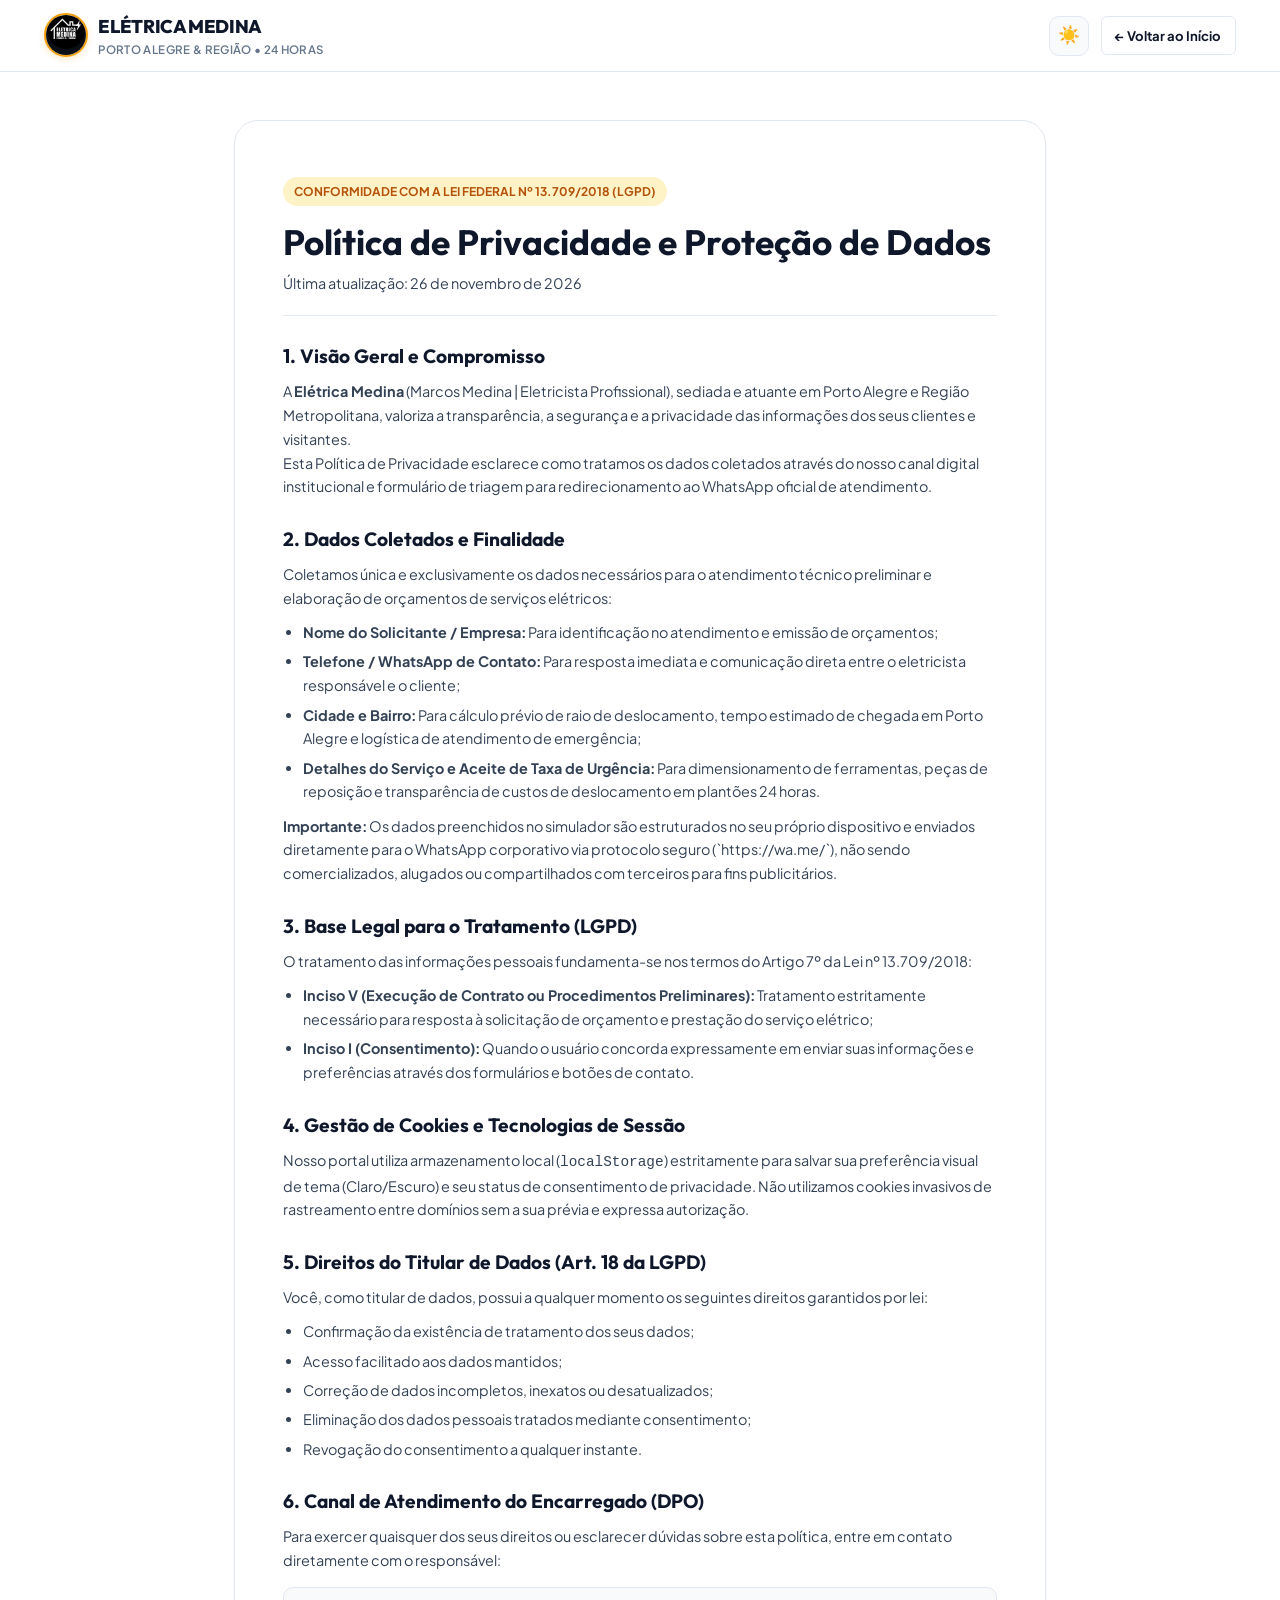
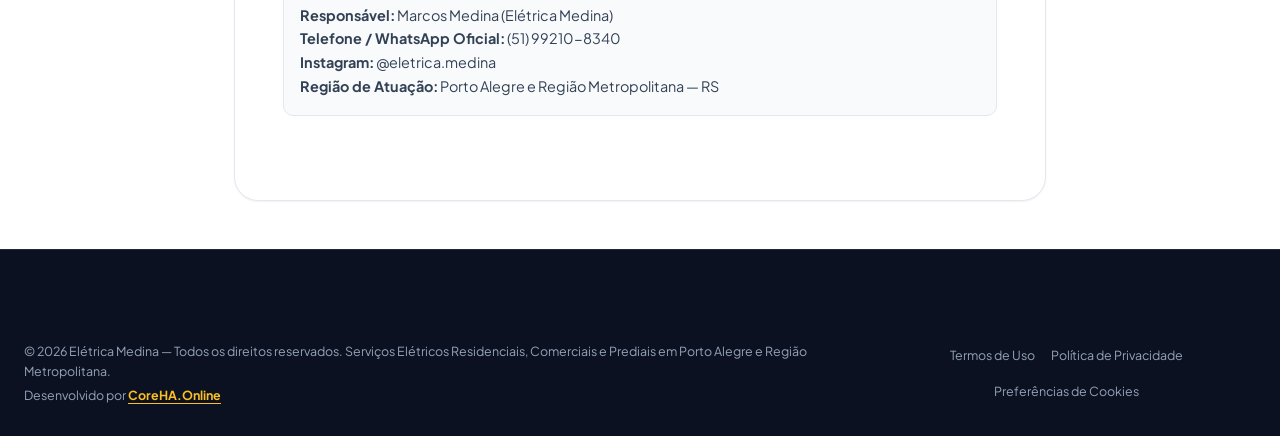
<file: politica-privacidade.html>
<!DOCTYPE html>
<html lang="pt-BR" data-theme="light">
<head>
  <meta charset="UTF-8">
  <meta name="viewport" content="width=device-width, initial-scale=1.0">
  <title>Política de Privacidade | Elétrica Medina — Porto Alegre e Região</title>
  <meta name="description" content="Política de Privacidade e Proteção de Dados da Elétrica Medina em conformidade com a LGPD (Lei nº 13.709/2018).">
  <link rel="preconnect" href="https://fonts.googleapis.com">
  <link rel="preconnect" href="https://fonts.gstatic.com" crossorigin>
  <link href="https://fonts.googleapis.com/css2?family=Outfit:wght@400;500;600;700;800&family=Plus+Jakarta+Sans:wght@400;500;600;700&display=swap" rel="stylesheet">
  <link rel="stylesheet" href="css/style.css">
  <link rel="stylesheet" href="css/cookies.css">
  <link rel="icon" type="image/png" href="assets/logo-eletrica-medina.png">
</head>
<body class="legal-page">

  <!-- Cabeçalho Institucional -->
  <header class="site-header">
    <div class="header-container">
      <a href="index.html" class="brand-logo" aria-label="Voltar à página inicial da Elétrica Medina">
        <img src="assets/logo-eletrica-medina.png" alt="Logotipo Elétrica Medina" width="48" height="48" class="logo-img">
        <div class="brand-text">
          <span class="brand-title">ELÉTRICA MEDINA</span>
          <span class="brand-subtitle">Porto Alegre & Região • 24 Horas</span>
        </div>
      </a>
      <div class="header-actions">
        <button id="theme-toggle" class="theme-toggle-btn" aria-label="Alternar entre tema claro e escuro" title="Alternar tema">
          <span class="theme-icon-light">☀️</span>
          <span class="theme-icon-dark">🌙</span>
        </button>
        <a href="index.html" class="btn btn-sm btn-outline">← Voltar ao Início</a>
      </div>
    </div>
  </header>

  <main class="legal-container">
    <article class="legal-content">
      <div class="legal-header-badge">Conformidade com a Lei Federal nº 13.709/2018 (LGPD)</div>
      <h1>Política de Privacidade e Proteção de Dados</h1>
      <p class="legal-date">Última atualização: 26 de novembro de 2026</p>

      <section>
        <h2>1. Visão Geral e Compromisso</h2>
        <p>A <strong>Elétrica Medina</strong> (Marcos Medina | Eletricista Profissional), sediada e atuante em Porto Alegre e Região Metropolitana, valoriza a transparência, a segurança e a privacidade das informações dos seus clientes e visitantes.</p>
        <p>Esta Política de Privacidade esclarece como tratamos os dados coletados através do nosso canal digital institucional e formulário de triagem para redirecionamento ao WhatsApp oficial de atendimento.</p>
      </section>

      <section>
        <h2>2. Dados Coletados e Finalidade</h2>
        <p>Coletamos única e exclusivamente os dados necessários para o atendimento técnico preliminar e elaboração de orçamentos de serviços elétricos:</p>
        <ul>
          <li><strong>Nome do Solicitante / Empresa:</strong> Para identificação no atendimento e emissão de orçamentos;</li>
          <li><strong>Telefone / WhatsApp de Contato:</strong> Para resposta imediata e comunicação direta entre o eletricista responsável e o cliente;</li>
          <li><strong>Cidade e Bairro:</strong> Para cálculo prévio de raio de deslocamento, tempo estimado de chegada em Porto Alegre e logística de atendimento de emergência;</li>
          <li><strong>Detalhes do Serviço e Aceite de Taxa de Urgência:</strong> Para dimensionamento de ferramentas, peças de reposição e transparência de custos de deslocamento em plantões 24 horas.</li>
        </ul>
        <p><strong>Importante:</strong> Os dados preenchidos no simulador são estruturados no seu próprio dispositivo e enviados diretamente para o WhatsApp corporativo via protocolo seguro (`https://wa.me/`), não sendo comercializados, alugados ou compartilhados com terceiros para fins publicitários.</p>
      </section>

      <section>
        <h2>3. Base Legal para o Tratamento (LGPD)</h2>
        <p>O tratamento das informações pessoais fundamenta-se nos termos do Artigo 7º da Lei nº 13.709/2018:</p>
        <ul>
          <li><strong>Inciso V (Execução de Contrato ou Procedimentos Preliminares):</strong> Tratamento estritamente necessário para resposta à solicitação de orçamento e prestação do serviço elétrico;</li>
          <li><strong>Inciso I (Consentimento):</strong> Quando o usuário concorda expressamente em enviar suas informações e preferências através dos formulários e botões de contato.</li>
        </ul>
      </section>

      <section>
        <h2>4. Gestão de Cookies e Tecnologias de Sessão</h2>
        <p>Nosso portal utiliza armazenamento local (<code>localStorage</code>) estritamente para salvar sua preferência visual de tema (Claro/Escuro) e seu status de consentimento de privacidade. Não utilizamos cookies invasivos de rastreamento entre domínios sem a sua prévia e expressa autorização.</p>
      </section>

      <section>
        <h2>5. Direitos do Titular de Dados (Art. 18 da LGPD)</h2>
        <p>Você, como titular de dados, possui a qualquer momento os seguintes direitos garantidos por lei:</p>
        <ul>
          <li>Confirmação da existência de tratamento dos seus dados;</li>
          <li>Acesso facilitado aos dados mantidos;</li>
          <li>Correção de dados incompletos, inexatos ou desatualizados;</li>
          <li>Eliminação dos dados pessoais tratados mediante consentimento;</li>
          <li>Revogação do consentimento a qualquer instante.</li>
        </ul>
      </section>

      <section>
        <h2>6. Canal de Atendimento do Encarregado (DPO)</h2>
        <p>Para exercer quaisquer dos seus direitos ou esclarecer dúvidas sobre esta política, entre em contato diretamente com o responsável:</p>
        <div class="contact-box">
          <p><strong>Responsável:</strong> Marcos Medina (Elétrica Medina)</p>
          <p><strong>Telefone / WhatsApp Oficial:</strong> (51) 99210-8340</p>
          <p><strong>Instagram:</strong> @eletrica.medina</p>
          <p><strong>Região de Atuação:</strong> Porto Alegre e Região Metropolitana — RS</p>
        </div>
      </section>
    </article>
  </main>

  <!-- Rodapé Institucional -->
  <footer class="site-footer">
    <div class="footer-bottom">
      <div class="footer-bottom-copy">
        <p>&copy; 2026 Elétrica Medina — Todos os direitos reservados. Serviços Elétricos Residenciais, Comerciais e Prediais em Porto Alegre e Região Metropolitana.</p>
        <p class="footer-developer-credit">Desenvolvido por <a href="https://coreha.online" target="_blank" rel="noopener noreferrer">CoreHA.Online</a></p>
      </div>
      <div class="footer-links">
        <a href="termos-de-uso.html">Termos de Uso</a>
        <a href="politica-privacidade.html">Política de Privacidade</a>
        <a href="#" id="btn-cookie-preferences-trigger">Preferências de Cookies</a>
      </div>
    </div>
  </footer>

  <script src="js/cookies.js"></script>
  <script src="js/main.js"></script>
</body>
</html>
</file>
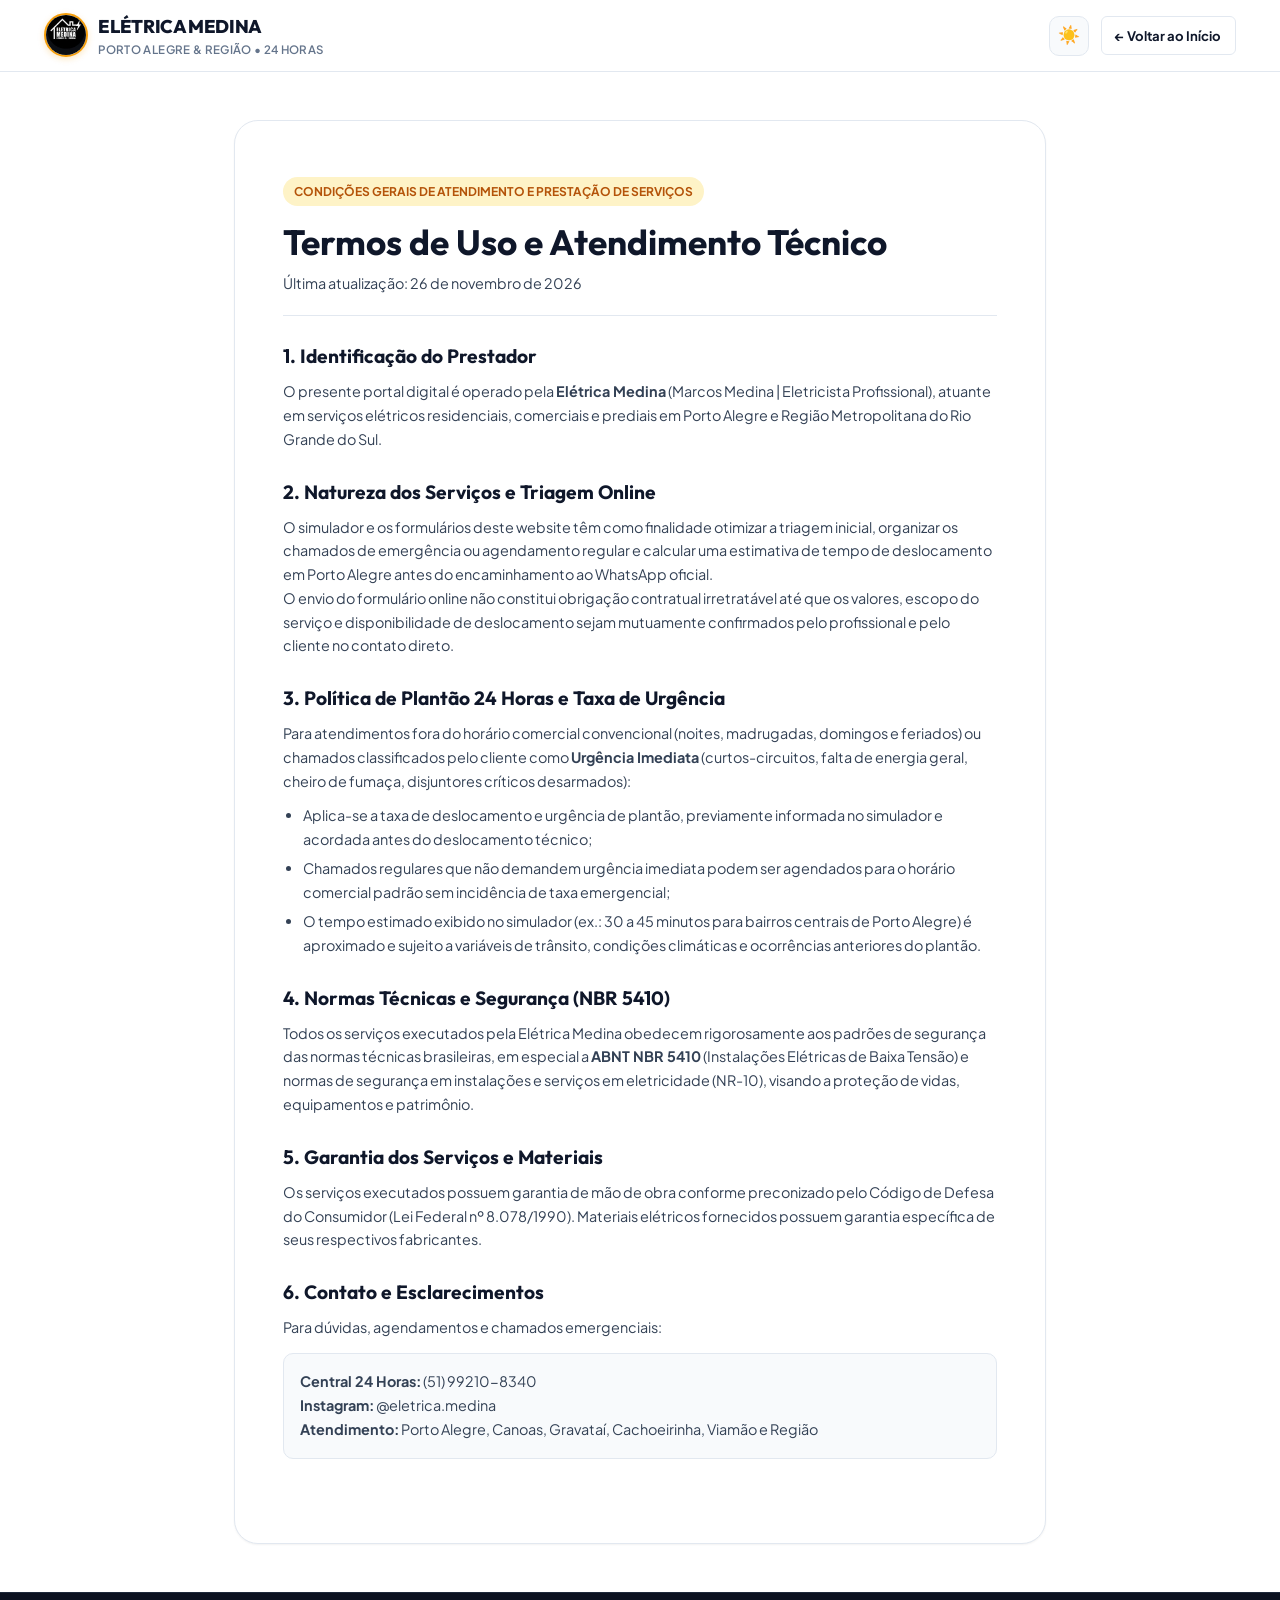
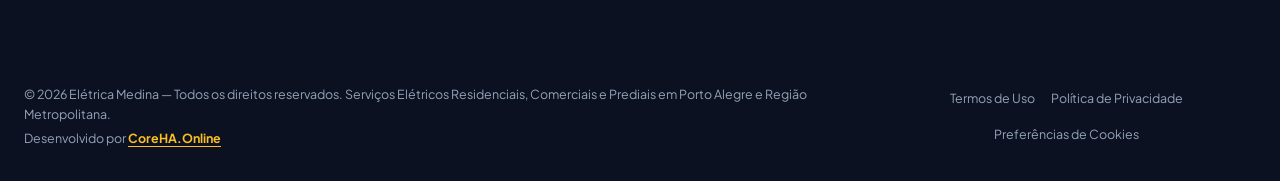
<file: termos-de-uso.html>
<!DOCTYPE html>
<html lang="pt-BR" data-theme="light">
<head>
  <meta charset="UTF-8">
  <meta name="viewport" content="width=device-width, initial-scale=1.0">
  <title>Termos de Uso | Elétrica Medina — Serviços Elétricos 24 Horas</title>
  <meta name="description" content="Termos de uso, condições de atendimento técnico, orçamentos e política de deslocamento da Elétrica Medina em Porto Alegre e Região Metropolitana.">
  <link rel="preconnect" href="https://fonts.googleapis.com">
  <link rel="preconnect" href="https://fonts.gstatic.com" crossorigin>
  <link href="https://fonts.googleapis.com/css2?family=Outfit:wght@400;500;600;700;800&family=Plus+Jakarta+Sans:wght@400;500;600;700&display=swap" rel="stylesheet">
  <link rel="stylesheet" href="css/style.css">
  <link rel="stylesheet" href="css/cookies.css">
  <link rel="icon" type="image/png" href="assets/logo-eletrica-medina.png">
</head>
<body class="legal-page">

  <!-- Cabeçalho Institucional -->
  <header class="site-header">
    <div class="header-container">
      <a href="index.html" class="brand-logo" aria-label="Voltar à página inicial da Elétrica Medina">
        <img src="assets/logo-eletrica-medina.png" alt="Logotipo Elétrica Medina" width="48" height="48" class="logo-img">
        <div class="brand-text">
          <span class="brand-title">ELÉTRICA MEDINA</span>
          <span class="brand-subtitle">Porto Alegre & Região • 24 Horas</span>
        </div>
      </a>
      <div class="header-actions">
        <button id="theme-toggle" class="theme-toggle-btn" aria-label="Alternar entre tema claro e escuro" title="Alternar tema">
          <span class="theme-icon-light">☀️</span>
          <span class="theme-icon-dark">🌙</span>
        </button>
        <a href="index.html" class="btn btn-sm btn-outline">← Voltar ao Início</a>
      </div>
    </div>
  </header>

  <main class="legal-container">
    <article class="legal-content">
      <div class="legal-header-badge">Condições Gerais de Atendimento e Prestação de Serviços</div>
      <h1>Termos de Uso e Atendimento Técnico</h1>
      <p class="legal-date">Última atualização: 26 de novembro de 2026</p>

      <section>
        <h2>1. Identificação do Prestador</h2>
        <p>O presente portal digital é operado pela <strong>Elétrica Medina</strong> (Marcos Medina | Eletricista Profissional), atuante em serviços elétricos residenciais, comerciais e prediais em Porto Alegre e Região Metropolitana do Rio Grande do Sul.</p>
      </section>

      <section>
        <h2>2. Natureza dos Serviços e Triagem Online</h2>
        <p>O simulador e os formulários deste website têm como finalidade otimizar a triagem inicial, organizar os chamados de emergência ou agendamento regular e calcular uma estimativa de tempo de deslocamento em Porto Alegre antes do encaminhamento ao WhatsApp oficial.</p>
        <p>O envio do formulário online não constitui obrigação contratual irretratável até que os valores, escopo do serviço e disponibilidade de deslocamento sejam mutuamente confirmados pelo profissional e pelo cliente no contato direto.</p>
      </section>

      <section>
        <h2>3. Política de Plantão 24 Horas e Taxa de Urgência</h2>
        <p>Para atendimentos fora do horário comercial convencional (noites, madrugadas, domingos e feriados) ou chamados classificados pelo cliente como <strong>Urgência Imediata</strong> (curtos-circuitos, falta de energia geral, cheiro de fumaça, disjuntores críticos desarmados):</p>
        <ul>
          <li>Aplica-se a taxa de deslocamento e urgência de plantão, previamente informada no simulador e acordada antes do deslocamento técnico;</li>
          <li>Chamados regulares que não demandem urgência imediata podem ser agendados para o horário comercial padrão sem incidência de taxa emergencial;</li>
          <li>O tempo estimado exibido no simulador (ex.: 30 a 45 minutos para bairros centrais de Porto Alegre) é aproximado e sujeito a variáveis de trânsito, condições climáticas e ocorrências anteriores do plantão.</li>
        </ul>
      </section>

      <section>
        <h2>4. Normas Técnicas e Segurança (NBR 5410)</h2>
        <p>Todos os serviços executados pela Elétrica Medina obedecem rigorosamente aos padrões de segurança das normas técnicas brasileiras, em especial a <strong>ABNT NBR 5410</strong> (Instalações Elétricas de Baixa Tensão) e normas de segurança em instalações e serviços em eletricidade (NR-10), visando a proteção de vidas, equipamentos e patrimônio.</p>
      </section>

      <section>
        <h2>5. Garantia dos Serviços e Materiais</h2>
        <p>Os serviços executados possuem garantia de mão de obra conforme preconizado pelo Código de Defesa do Consumidor (Lei Federal nº 8.078/1990). Materiais elétricos fornecidos possuem garantia específica de seus respectivos fabricantes.</p>
      </section>

      <section>
        <h2>6. Contato e Esclarecimentos</h2>
        <p>Para dúvidas, agendamentos e chamados emergenciais:</p>
        <div class="contact-box">
          <p><strong>Central 24 Horas:</strong> (51) 99210-8340</p>
          <p><strong>Instagram:</strong> @eletrica.medina</p>
          <p><strong>Atendimento:</strong> Porto Alegre, Canoas, Gravataí, Cachoeirinha, Viamão e Região</p>
        </div>
      </section>
    </article>
  </main>

  <!-- Rodapé Institucional -->
  <footer class="site-footer">
    <div class="footer-bottom">
      <div class="footer-bottom-copy">
        <p>&copy; 2026 Elétrica Medina — Todos os direitos reservados. Serviços Elétricos Residenciais, Comerciais e Prediais em Porto Alegre e Região Metropolitana.</p>
        <p class="footer-developer-credit">Desenvolvido por <a href="https://coreha.online" target="_blank" rel="noopener noreferrer">CoreHA.Online</a></p>
      </div>
      <div class="footer-links">
        <a href="termos-de-uso.html">Termos de Uso</a>
        <a href="politica-privacidade.html">Política de Privacidade</a>
        <a href="#" id="btn-cookie-preferences-trigger">Preferências de Cookies</a>
      </div>
    </div>
  </footer>

  <script src="js/cookies.js"></script>
  <script src="js/main.js"></script>
</body>
</html>
</file>
<file: css/style.css>
/* ==========================================================================
   Elétrica Medina — Estilos Oficiais (Mobile-First Extremo & Anti-Overflow)
   Porto Alegre e Região Metropolitana • Atendimento 24 Horas
   Padrão: Tema Claro (Light) + Suporte Nativo a Tema Escuro ([data-theme="dark"])
   ========================================================================== */

:root {
  /* Paleta Base — Tema Claro (Padrão) */
  --bg-primary: #ffffff;
  --bg-secondary: #f8fafc;
  --bg-tertiary: #f1f5f9;
  --bg-card: #ffffff;
  --bg-card-hover: #ffffff;
  --bg-elevated: #ffffff;

  --text-primary: #0f172a;
  --text-secondary: #334155;
  --text-muted: #64748b;
  --text-light: #94a3b8;

  --border-subtle: #e2e8f0;
  --border-focus: #f59e0b;
  --border-card: #e2e8f0;

  /* Cores de Destaque Elétrica Medina */
  --primary: #f59e0b;
  --primary-hover: #d97706;
  --primary-dark: #b45309;
  --primary-subtle: #fef3c7;
  --primary-contrast: #0f172a;

  --accent-blue: #0284c7;
  --accent-blue-subtle: #e0f2fe;

  --success: #16a34a;
  --success-subtle: #dcfce7;
  --success-text: #15803d;

  --danger: #dc2626;
  --danger-subtle: #fee2e2;

  --whatsapp: #25d366;
  --whatsapp-hover: #1ebd5b;
  --whatsapp-dark: #128c7e;

  /* Sombras */
  --shadow-sm: 0 1px 2px 0 rgba(0, 0, 0, 0.05);
  --shadow-md: 0 4px 6px -1px rgba(0, 0, 0, 0.07), 0 2px 4px -2px rgba(0, 0, 0, 0.05);
  --shadow-lg: 0 10px 15px -3px rgba(0, 0, 0, 0.08), 0 4px 6px -4px rgba(0, 0, 0, 0.04);
  --shadow-xl: 0 20px 25px -5px rgba(0, 0, 0, 0.08), 0 8px 10px -6px rgba(0, 0, 0, 0.04);
  --shadow-primary: 0 10px 25px -5px rgba(245, 158, 11, 0.35);

  --radius-sm: 6px;
  --radius-md: 10px;
  --radius-lg: 16px;
  --radius-xl: 24px;
  --radius-pill: 9999px;

  --header-height: 72px;
  --transition: all 0.25s cubic-bezier(0.16, 1, 0.3, 1);
}

[data-theme="dark"] {
  --bg-primary: #0b1120;
  --bg-secondary: #0f172a;
  --bg-tertiary: #1e293b;
  --bg-card: #131c31;
  --bg-card-hover: #1a2540;
  --bg-elevated: #1e293b;

  --text-primary: #f8fafc;
  --text-secondary: #cbd5e1;
  --text-muted: #94a3b8;
  --text-light: #64748b;

  --border-subtle: #334155;
  --border-focus: #fbbf24;
  --border-card: #1e293b;

  --primary-subtle: rgba(245, 158, 11, 0.15);
  --primary-contrast: #0f172a;

  --accent-blue-subtle: rgba(2, 132, 199, 0.15);
  --success-subtle: rgba(22, 163, 74, 0.15);
  --success-text: #4ade80;

  --danger-subtle: rgba(220, 38, 38, 0.15);

  --shadow-sm: 0 1px 2px 0 rgba(0, 0, 0, 0.4);
  --shadow-md: 0 4px 6px -1px rgba(0, 0, 0, 0.4), 0 2px 4px -2px rgba(0, 0, 0, 0.3);
  --shadow-lg: 0 10px 15px -3px rgba(0, 0, 0, 0.5), 0 4px 6px -4px rgba(0, 0, 0, 0.4);
  --shadow-xl: 0 20px 25px -5px rgba(0, 0, 0, 0.6), 0 8px 10px -6px rgba(0, 0, 0, 0.5);
  --shadow-primary: 0 10px 25px -5px rgba(245, 158, 11, 0.25);
}

/* Reset Base com Proteção Total Contra Overflow Horizontal */
*, *::before, *::after {
  box-sizing: border-box;
  margin: 0;
  padding: 0;
}

html, body {
  width: 100%;
  max-width: 100vw;
  overflow-x: hidden;
  position: relative;
}

html {
  scroll-behavior: smooth;
  font-size: 16px;
  -webkit-text-size-adjust: 100%;
}

body {
  font-family: 'Plus Jakarta Sans', system-ui, -apple-system, sans-serif;
  background-color: var(--bg-primary);
  color: var(--text-primary);
  line-height: 1.6;
  transition: background-color 0.3s ease, color 0.3s ease;
}

h1, h2, h3, h4, h5, h6 {
  font-family: 'Outfit', 'Plus Jakarta Sans', sans-serif;
  color: var(--text-primary);
  line-height: 1.25;
  font-weight: 700;
  word-break: break-word;
}

a {
  color: inherit;
  text-decoration: none;
  transition: var(--transition);
}

img {
  max-width: 100%;
  height: auto;
  display: block;
}

/* ==========================================================================
   Header & Navegação (Blindagem Mobile-First)
   ========================================================================== */
.site-header {
  position: sticky;
  top: 0;
  left: 0;
  right: 0;
  width: 100%;
  height: var(--header-height);
  background: rgba(255, 255, 255, 0.95);
  backdrop-filter: blur(12px);
  -webkit-backdrop-filter: blur(12px);
  border-bottom: 1px solid var(--border-subtle);
  z-index: 1000;
  transition: var(--transition);
}

[data-theme="dark"] .site-header {
  background: rgba(11, 17, 32, 0.95);
}

.header-container {
  max-width: 1240px;
  margin: 0 auto;
  height: 100%;
  padding: 0 1rem;
  display: flex;
  align-items: center;
  justify-content: space-between;
  gap: 0.5rem;
}

@media (min-width: 768px) {
  .header-container {
    padding: 0 1.5rem;
    gap: 1rem;
  }
}

.brand-logo {
  display: flex;
  align-items: center;
  gap: 0.65rem;
  flex-shrink: 0;
}

.logo-img {
  width: 38px;
  height: 38px;
  border-radius: 50%;
  object-fit: cover;
  border: 2px solid var(--primary);
  box-shadow: 0 2px 6px rgba(245, 158, 11, 0.25);
  flex-shrink: 0;
}

@media (min-width: 768px) {
  .logo-img {
    width: 44px;
    height: 44px;
  }
}

.brand-text {
  display: flex;
  flex-direction: column;
}

.brand-title {
  font-family: 'Outfit', sans-serif;
  font-size: 0.98rem;
  font-weight: 800;
  letter-spacing: -0.02em;
  color: var(--text-primary);
  display: flex;
  align-items: center;
  gap: 0.25rem;
  white-space: nowrap;
}

@media (min-width: 768px) {
  .brand-title {
    font-size: 1.15rem;
  }
}

.brand-subtitle {
  font-size: 0.65rem;
  font-weight: 600;
  color: var(--text-muted);
  text-transform: uppercase;
  letter-spacing: 0.03em;
  white-space: nowrap;
  max-width: 160px;
  overflow: hidden;
  text-overflow: ellipsis;
}

@media (min-width: 768px) {
  .brand-subtitle {
    font-size: 0.72rem;
    max-width: none;
  }
}

@media (max-width: 380px) {
  .brand-subtitle {
    display: none;
  }
}

.header-badges {
  display: none;
}

@media (min-width: 992px) {
  .header-badges {
    display: flex;
    align-items: center;
    gap: 0.75rem;
  }
}

.header-pill {
  display: inline-flex;
  align-items: center;
  gap: 0.4rem;
  background: var(--bg-secondary);
  border: 1px solid var(--border-subtle);
  padding: 0.35rem 0.75rem;
  border-radius: var(--radius-pill);
  font-size: 0.78rem;
  font-weight: 600;
  color: var(--text-secondary);
}

.header-pill.urgent {
  background: var(--primary-subtle);
  border-color: rgba(245, 158, 11, 0.3);
  color: var(--primary-dark);
}

[data-theme="dark"] .header-pill.urgent {
  color: #fbbf24;
}

.pulse-dot {
  width: 8px;
  height: 8px;
  background-color: var(--success);
  border-radius: 50%;
  animation: pulseDot 1.8s infinite;
}

@keyframes pulseDot {
  0% { transform: scale(0.95); box-shadow: 0 0 0 0 rgba(22, 163, 74, 0.7); }
  70% { transform: scale(1); box-shadow: 0 0 0 7px rgba(22, 163, 74, 0); }
  100% { transform: scale(0.95); box-shadow: 0 0 0 0 rgba(22, 163, 74, 0); }
}

.header-actions {
  display: flex;
  align-items: center;
  gap: 0.45rem;
  flex-shrink: 0;
}

@media (min-width: 768px) {
  .header-actions {
    gap: 0.75rem;
  }
}

/* Oculta botão de WhatsApp no header em telas menores em favor do flutuante e do drawer */
.site-header .btn-header-whatsapp {
  display: none;
}

@media (min-width: 580px) {
  .site-header .btn-header-whatsapp {
    display: inline-flex;
  }
}

/* Botões do Topo com Touch Target Adequado */
.theme-toggle-btn {
  background: var(--bg-secondary);
  border: 1px solid var(--border-subtle);
  color: var(--text-primary);
  width: 40px;
  height: 40px;
  min-width: 40px;
  min-height: 40px;
  border-radius: var(--radius-md);
  cursor: pointer;
  display: flex;
  align-items: center;
  justify-content: center;
  font-size: 1.1rem;
  transition: var(--transition);
}

.theme-toggle-btn:hover {
  background: var(--bg-tertiary);
  transform: translateY(-1px);
}

.theme-icon-dark { display: none; }
[data-theme="dark"] .theme-icon-light { display: none; }
[data-theme="dark"] .theme-icon-dark { display: inline-block; }

/* Botão Menu Hambúrguer ("3 risquinhos") */
.btn-hamburger {
  background: var(--bg-secondary);
  border: 1px solid var(--border-subtle);
  color: var(--text-primary);
  padding: 0.5rem 0.75rem;
  min-height: 40px;
  border-radius: var(--radius-md);
  cursor: pointer;
  display: inline-flex;
  align-items: center;
  gap: 0.45rem;
  font-family: 'Plus Jakarta Sans', sans-serif;
  font-size: 0.82rem;
  font-weight: 700;
  transition: var(--transition);
}

.btn-hamburger:hover {
  background: var(--bg-tertiary);
  border-color: var(--primary);
  color: var(--primary-dark);
}

[data-theme="dark"] .btn-hamburger:hover {
  color: #fbbf24;
}

@media (max-width: 420px) {
  .btn-hamburger span.btn-hamburger-label {
    display: none;
  }
  .btn-hamburger {
    padding: 0.5rem 0.65rem;
  }
}

.hamburger-lines {
  display: flex;
  flex-direction: column;
  justify-content: space-between;
  width: 18px;
  height: 12px;
}

.hamburger-lines span {
  display: block;
  height: 2px;
  width: 100%;
  background-color: currentColor;
  border-radius: 2px;
  transition: var(--transition);
}

/* ==========================================================================
   Gaveta Lateral (Slide-Over Drawer)
   ========================================================================== */
.drawer-backdrop {
  position: fixed;
  inset: 0;
  background: rgba(15, 23, 42, 0.7);
  backdrop-filter: blur(4px);
  -webkit-backdrop-filter: blur(4px);
  z-index: 10001;
  opacity: 0;
  visibility: hidden;
  transition: all 0.3s ease;
}

.drawer-backdrop.is-open {
  opacity: 1;
  visibility: visible;
}

.site-drawer {
  position: fixed;
  top: 0;
  right: 0;
  bottom: 0;
  width: 85%;
  max-width: 320px;
  background: var(--bg-primary);
  border-left: 1px solid var(--border-subtle);
  box-shadow: -10px 0 30px rgba(0, 0, 0, 0.25);
  z-index: 10002;
  transform: translateX(100%);
  transition: transform 0.35s cubic-bezier(0.16, 1, 0.3, 1);
  display: flex;
  flex-direction: column;
  padding: 1.25rem 1rem;
  overflow-y: auto;
}

.site-drawer.is-open {
  transform: translateX(0);
}

.drawer-header {
  display: flex;
  align-items: center;
  justify-content: space-between;
  padding-bottom: 1rem;
  border-bottom: 1px solid var(--border-subtle);
}

.drawer-title {
  font-size: 1.05rem;
  font-weight: 700;
}

.btn-close-drawer {
  background: var(--bg-secondary);
  border: 1px solid var(--border-subtle);
  width: 40px;
  height: 40px;
  border-radius: var(--radius-md);
  font-size: 1.4rem;
  cursor: pointer;
  display: flex;
  align-items: center;
  justify-content: center;
  color: var(--text-secondary);
}

.btn-close-drawer:hover {
  background: var(--bg-tertiary);
  color: var(--text-primary);
}

.drawer-nav {
  display: flex;
  flex-direction: column;
  gap: 0.45rem;
  padding: 1.25rem 0;
}

.drawer-nav a {
  display: flex;
  align-items: center;
  justify-content: space-between;
  padding: 0.85rem 1rem;
  min-height: 46px;
  border-radius: var(--radius-md);
  font-size: 0.92rem;
  font-weight: 600;
  color: var(--text-secondary);
  background: var(--bg-secondary);
  border: 1px solid transparent;
}

.drawer-nav a:hover {
  background: var(--bg-tertiary);
  border-color: var(--border-subtle);
  color: var(--text-primary);
  padding-left: 1.2rem;
}

.drawer-footer {
  margin-top: auto;
  padding-top: 1.25rem;
  border-top: 1px solid var(--border-subtle);
  display: flex;
  flex-direction: column;
  gap: 0.85rem;
}

.drawer-contact-card {
  background: var(--bg-secondary);
  border: 1px solid var(--border-subtle);
  border-radius: var(--radius-md);
  padding: 0.85rem;
  font-size: 0.82rem;
}

.drawer-contact-card p {
  margin-bottom: 0.35rem;
  color: var(--text-secondary);
}

.drawer-contact-card strong {
  color: var(--text-primary);
}

/* ==========================================================================
   Botões e Componentes de UI
   ========================================================================== */
.btn {
  display: inline-flex;
  align-items: center;
  justify-content: center;
  gap: 0.55rem;
  padding: 0.85rem 1.4rem;
  min-height: 44px;
  border-radius: var(--radius-md);
  font-family: 'Plus Jakarta Sans', sans-serif;
  font-size: 0.95rem;
  font-weight: 700;
  cursor: pointer;
  transition: var(--transition);
  border: 1px solid transparent;
  text-align: center;
  word-break: break-word;
}

.btn-sm {
  padding: 0.5rem 0.85rem;
  font-size: 0.82rem;
  min-height: 38px;
  border-radius: var(--radius-sm);
}

.btn-primary {
  background: var(--primary);
  color: var(--primary-contrast);
  box-shadow: var(--shadow-primary);
}

.btn-primary:hover {
  background: var(--primary-hover);
  color: #ffffff;
  transform: translateY(-2px);
  box-shadow: 0 12px 28px -5px rgba(245, 158, 11, 0.45);
}

.btn-secondary {
  background: var(--bg-secondary);
  color: var(--text-primary);
  border-color: var(--border-subtle);
}

.btn-secondary:hover {
  background: var(--bg-tertiary);
  transform: translateY(-1px);
}

.btn-outline {
  background: transparent;
  color: var(--text-primary);
  border-color: var(--border-subtle);
}

.btn-outline:hover {
  background: var(--bg-secondary);
  border-color: var(--primary);
  color: var(--primary-dark);
}

.btn-whatsapp {
  background: var(--whatsapp);
  color: #ffffff;
  box-shadow: 0 8px 20px -4px rgba(37, 211, 102, 0.4);
}

.btn-whatsapp:hover {
  background: var(--whatsapp-hover);
  color: #ffffff;
  transform: translateY(-2px);
  box-shadow: 0 12px 26px -4px rgba(37, 211, 102, 0.5);
}

/* ==========================================================================
   Hero Section (Otimizado Mobile)
   ========================================================================== */
.hero-section {
  position: relative;
  padding: 2.25rem 1rem 3rem;
  background: linear-gradient(180deg, var(--bg-secondary) 0%, var(--bg-primary) 100%);
  border-bottom: 1px solid var(--border-subtle);
}

@media (min-width: 768px) {
  .hero-section {
    padding: 3.5rem 1.5rem 4rem;
  }
}

.hero-container {
  max-width: 1240px;
  margin: 0 auto;
}

.hero-badge {
  display: inline-flex;
  align-items: center;
  gap: 0.4rem;
  background: var(--primary-subtle);
  border: 1px solid rgba(245, 158, 11, 0.35);
  color: var(--primary-dark);
  font-size: 0.78rem;
  font-weight: 700;
  padding: 0.35rem 0.8rem;
  border-radius: var(--radius-pill);
  margin-bottom: 1.25rem;
  line-height: 1.4;
}

[data-theme="dark"] .hero-badge {
  color: #fbbf24;
}

.hero-title {
  font-size: clamp(1.75rem, 5.5vw, 3.25rem);
  letter-spacing: -0.03em;
  margin-bottom: 1rem;
  max-width: 900px;
}

.hero-highlight {
  color: var(--primary-dark);
  position: relative;
  display: inline-block;
}

[data-theme="dark"] .hero-highlight {
  color: #fbbf24;
}

.hero-subtitle {
  font-size: 0.98rem;
  color: var(--text-secondary);
  line-height: 1.6;
  max-width: 780px;
  margin-bottom: 1.75rem;
}

@media (min-width: 768px) {
  .hero-subtitle {
    font-size: 1.1rem;
    margin-bottom: 2rem;
  }
}

.hero-actions {
  display: flex;
  flex-direction: column;
  gap: 0.75rem;
  margin-bottom: 2.5rem;
}

@media (min-width: 580px) {
  .hero-actions {
    flex-direction: row;
    flex-wrap: wrap;
    gap: 1rem;
  }
}

.hero-actions .btn {
  width: 100%;
}

@media (min-width: 580px) {
  .hero-actions .btn {
    width: auto;
  }
}

.hero-stats-grid {
  display: grid;
  grid-template-columns: repeat(2, 1fr);
  gap: 0.75rem;
  max-width: 1000px;
}

@media (min-width: 768px) {
  .hero-stats-grid {
    grid-template-columns: repeat(4, 1fr);
    gap: 1rem;
  }
}

.stat-card {
  background: var(--bg-card);
  border: 1px solid var(--border-card);
  border-radius: var(--radius-md);
  padding: 0.9rem;
  box-shadow: var(--shadow-sm);
  transition: var(--transition);
}

@media (min-width: 768px) {
  .stat-card {
    border-radius: var(--radius-lg);
    padding: 1.25rem;
  }
}

.stat-card:hover {
  transform: translateY(-2px);
  box-shadow: var(--shadow-md);
  border-color: var(--primary);
}

.stat-icon {
  font-size: 1.3rem;
  margin-bottom: 0.35rem;
}

.stat-number {
  font-size: 1.2rem;
  font-weight: 800;
  color: var(--text-primary);
  font-family: 'Outfit', sans-serif;
}

@media (min-width: 768px) {
  .stat-number {
    font-size: 1.4rem;
  }
}

.stat-label {
  font-size: 0.75rem;
  color: var(--text-muted);
  line-height: 1.3;
}

/* ==========================================================================
   Simulador de Atendimento e Triagem Rápida (100% Mobile Ready)
   ========================================================================== */
.simulator-section {
  padding: 3rem 1rem;
  background: var(--bg-primary);
  position: relative;
}

@media (min-width: 768px) {
  .simulator-section {
    padding: 5rem 1.5rem;
  }
}

.section-header {
  text-align: center;
  max-width: 760px;
  margin: 0 auto 2.5rem;
}

.section-tag {
  display: inline-block;
  background: var(--primary-subtle);
  color: var(--primary-dark);
  font-size: 0.75rem;
  font-weight: 700;
  text-transform: uppercase;
  letter-spacing: 0.08em;
  padding: 0.3rem 0.8rem;
  border-radius: var(--radius-pill);
  margin-bottom: 0.65rem;
}

[data-theme="dark"] .section-tag {
  color: #fbbf24;
}

.section-title {
  font-size: clamp(1.6rem, 5vw, 2.6rem);
  margin-bottom: 0.75rem;
  letter-spacing: -0.02em;
}

.section-desc {
  font-size: 0.95rem;
  color: var(--text-secondary);
}

.simulator-card {
  max-width: 860px;
  margin: 0 auto;
  background: var(--bg-card);
  border: 2px solid var(--primary);
  border-radius: var(--radius-lg);
  box-shadow: var(--shadow-xl);
  overflow: hidden;
}

@media (min-width: 768px) {
  .simulator-card {
    border-radius: var(--radius-xl);
  }
}

.simulator-card-header {
  background: linear-gradient(135deg, var(--bg-secondary) 0%, var(--bg-tertiary) 100%);
  padding: 1.15rem 1.25rem;
  border-bottom: 1px solid var(--border-subtle);
  display: flex;
  flex-direction: column;
  gap: 0.65rem;
}

@media (min-width: 600px) {
  .simulator-card-header {
    flex-direction: row;
    align-items: center;
    justify-content: space-between;
    padding: 1.5rem 2rem;
  }
}

.sim-header-title {
  font-size: 1.15rem;
  font-weight: 700;
  display: flex;
  align-items: center;
  gap: 0.4rem;
}

.sim-header-badge {
  background: var(--success-subtle);
  color: var(--success-text);
  font-size: 0.78rem;
  font-weight: 700;
  padding: 0.3rem 0.65rem;
  border-radius: var(--radius-pill);
  display: inline-flex;
  align-items: center;
  gap: 0.35rem;
  align-self: flex-start;
}

@media (min-width: 600px) {
  .sim-header-badge {
    align-self: center;
  }
}

.simulator-card-body {
  padding: 1.25rem 1rem;
}

@media (min-width: 640px) {
  .simulator-card-body {
    padding: 2rem;
  }
}

.sim-form-grid {
  display: grid;
  grid-template-columns: 1fr;
  gap: 1.15rem;
}

@media (min-width: 640px) {
  .sim-form-grid {
    grid-template-columns: repeat(2, 1fr);
    gap: 1.5rem;
  }
  .form-col-full {
    grid-column: span 2;
  }
}

.form-group {
  display: flex;
  flex-direction: column;
  gap: 0.45rem;
}

.form-label {
  font-size: 0.88rem;
  font-weight: 700;
  color: var(--text-primary);
  display: flex;
  align-items: center;
  justify-content: space-between;
  flex-wrap: wrap;
  gap: 0.25rem;
}

.form-label-hint {
  font-size: 0.72rem;
  font-weight: 500;
  color: var(--text-muted);
}

.form-input, .form-select, .form-textarea {
  width: 100%;
  padding: 0.75rem 0.85rem;
  min-height: 44px;
  font-family: inherit;
  font-size: 0.92rem;
  color: var(--text-primary);
  background: var(--bg-secondary);
  border: 1px solid var(--border-subtle);
  border-radius: var(--radius-md);
  transition: var(--transition);
}

.form-input:focus, .form-select:focus, .form-textarea:focus {
  outline: none;
  border-color: var(--border-focus);
  background: var(--bg-primary);
  box-shadow: 0 0 0 3px rgba(245, 158, 11, 0.2);
}

.form-input.input-error {
  border-color: #dc2626 !important;
  box-shadow: 0 0 0 3px rgba(220, 38, 38, 0.25) !important;
  background-color: rgba(220, 38, 38, 0.04) !important;
}

.form-textarea {
  resize: vertical;
  min-height: 80px;
}

/* Seletores de Modalidade de Atendimento */
.radio-toggle-group {
  display: grid;
  grid-template-columns: 1fr;
  gap: 0.65rem;
}

@media (min-width: 600px) {
  .radio-toggle-group {
    grid-template-columns: repeat(2, 1fr);
    gap: 0.75rem;
  }
}

.radio-card {
  position: relative;
  display: flex;
  align-items: flex-start;
  gap: 0.65rem;
  background: var(--bg-secondary);
  border: 1px solid var(--border-subtle);
  border-radius: var(--radius-md);
  padding: 0.85rem;
  cursor: pointer;
  transition: var(--transition);
}

.radio-card:hover {
  border-color: var(--primary);
  background: var(--bg-tertiary);
}

.radio-card input[type="radio"] {
  accent-color: var(--primary);
  margin-top: 0.15rem;
  width: 18px;
  height: 18px;
  flex-shrink: 0;
}

.radio-card-content {
  display: flex;
  flex-direction: column;
}

.radio-card-title {
  font-size: 0.88rem;
  font-weight: 700;
  color: var(--text-primary);
}

.radio-card-desc {
  font-size: 0.75rem;
  color: var(--text-muted);
  line-height: 1.35;
}

/* Caixa de Urgência Dinâmica */
.urgencia-box {
  background: var(--primary-subtle);
  border: 1px solid rgba(245, 158, 11, 0.4);
  border-radius: var(--radius-md);
  padding: 1rem;
  margin-top: 0.4rem;
  animation: fadeIn 0.3s ease;
}

@keyframes fadeIn {
  from { opacity: 0; transform: translateY(-6px); }
  to { opacity: 1; transform: translateY(0); }
}

.urgencia-box-title {
  font-size: 0.88rem;
  font-weight: 700;
  color: var(--primary-dark);
  margin-bottom: 0.35rem;
  display: flex;
  align-items: center;
  gap: 0.35rem;
}

[data-theme="dark"] .urgencia-box-title {
  color: #fbbf24;
}

.urgencia-box-text {
  font-size: 0.78rem;
  color: var(--text-secondary);
  margin-bottom: 0.75rem;
  line-height: 1.45;
}

.taxa-options {
  display: flex;
  flex-direction: column;
  gap: 0.5rem;
}

.taxa-label {
  display: flex;
  align-items: flex-start;
  gap: 0.5rem;
  font-size: 0.82rem;
  font-weight: 600;
  cursor: pointer;
  color: var(--text-primary);
  line-height: 1.35;
}

.taxa-label input {
  accent-color: var(--primary);
  width: 16px;
  height: 16px;
  flex-shrink: 0;
  margin-top: 0.1rem;
}

/* Painel de Estimativa em Tempo Real */
.estimate-preview-card {
  background: var(--bg-secondary);
  border: 1px solid var(--border-subtle);
  border-radius: var(--radius-md);
  padding: 1rem;
  display: flex;
  flex-direction: column;
  gap: 0.65rem;
}

@media (min-width: 600px) {
  .estimate-preview-card {
    border-radius: var(--radius-lg);
    padding: 1.25rem;
    flex-direction: row;
    align-items: center;
    justify-content: space-between;
  }
}

.estimate-left {
  display: flex;
  flex-direction: column;
  gap: 0.15rem;
}

.estimate-title {
  font-size: 0.72rem;
  font-weight: 700;
  text-transform: uppercase;
  letter-spacing: 0.05em;
  color: var(--text-muted);
}

.estimate-zone-name {
  font-size: 0.9rem;
  font-weight: 700;
  color: var(--text-primary);
}

.estimate-right {
  display: flex;
  align-items: baseline;
  gap: 0.5rem;
  flex-wrap: wrap;
}

.estimate-eta-val {
  font-family: 'Outfit', sans-serif;
  font-size: 1.55rem;
  font-weight: 800;
  color: var(--primary-dark);
}

@media (min-width: 600px) {
  .estimate-eta-val {
    font-size: 1.8rem;
  }
}

[data-theme="dark"] .estimate-eta-val {
  color: #fbbf24;
}

.estimate-badge-pill {
  font-size: 0.72rem;
  font-weight: 700;
  padding: 0.2rem 0.55rem;
  border-radius: var(--radius-pill);
  background: var(--bg-tertiary);
  color: var(--text-secondary);
}

.sim-submit-btn {
  width: 100%;
  padding: 0.95rem 1rem;
  font-size: 0.95rem;
  line-height: 1.35;
  box-shadow: 0 10px 25px -5px rgba(37, 211, 102, 0.4);
  white-space: normal;
}

.sim-privacy-notice {
  font-size: 0.72rem;
  color: var(--text-muted);
  text-align: center;
  margin-top: 0.65rem;
}

/* ==========================================================================
   Serviços Oferecidos
   ========================================================================== */
.services-section {
  padding: 3rem 1rem;
  background: var(--bg-secondary);
  border-top: 1px solid var(--border-subtle);
  border-bottom: 1px solid var(--border-subtle);
}

@media (min-width: 768px) {
  .services-section {
    padding: 5rem 1.5rem;
  }
}

.services-grid {
  max-width: 1240px;
  margin: 0 auto;
  display: grid;
  grid-template-columns: 1fr;
  gap: 1.25rem;
}

@media (min-width: 640px) {
  .services-grid {
    grid-template-columns: repeat(2, 1fr);
    gap: 1.5rem;
  }
}

@media (min-width: 1024px) {
  .services-grid {
    grid-template-columns: repeat(4, 1fr);
    gap: 1.75rem;
  }
}

.service-card {
  background: var(--bg-card);
  border: 1px solid var(--border-card);
  border-radius: var(--radius-lg);
  padding: 1.5rem 1.25rem;
  display: flex;
  flex-direction: column;
  box-shadow: var(--shadow-sm);
  transition: var(--transition);
}

@media (min-width: 768px) {
  .service-card {
    padding: 2rem 1.5rem;
  }
}

.service-card:hover {
  transform: translateY(-4px);
  box-shadow: var(--shadow-lg);
  border-color: var(--primary);
}

.service-icon-box {
  width: 48px;
  height: 48px;
  background: var(--primary-subtle);
  border-radius: var(--radius-md);
  display: flex;
  align-items: center;
  justify-content: center;
  font-size: 1.4rem;
  margin-bottom: 1rem;
  color: var(--primary-dark);
}

[data-theme="dark"] .service-icon-box {
  color: #fbbf24;
}

.service-card-title {
  font-size: 1.15rem;
  margin-bottom: 0.65rem;
}

.service-card-desc {
  font-size: 0.85rem;
  color: var(--text-secondary);
  line-height: 1.55;
  margin-bottom: 1rem;
  flex-grow: 1;
}

.service-feature-list {
  list-style: none;
  display: flex;
  flex-direction: column;
  gap: 0.35rem;
  font-size: 0.78rem;
  color: var(--text-muted);
  border-top: 1px solid var(--border-subtle);
  padding-top: 0.85rem;
}

.service-feature-list li {
  display: flex;
  align-items: center;
  gap: 0.35rem;
}

.service-feature-list li::before {
  content: "✔";
  color: var(--primary);
  font-weight: 800;
}

/* ==========================================================================
   Galeria e Obras Reais (Instagram Showcase)
   ========================================================================== */
.portfolio-section {
  padding: 3rem 1rem;
  background: var(--bg-primary);
}

@media (min-width: 768px) {
  .portfolio-section {
    padding: 5rem 1.5rem;
  }
}

.portfolio-grid {
  max-width: 1240px;
  margin: 0 auto;
  display: grid;
  grid-template-columns: 1fr;
  gap: 1.5rem;
}

@media (min-width: 768px) {
  .portfolio-grid {
    grid-template-columns: repeat(3, 1fr);
    gap: 2rem;
  }
}

.portfolio-card {
  background: var(--bg-card);
  border: 1px solid var(--border-card);
  border-radius: var(--radius-lg);
  overflow: hidden;
  box-shadow: var(--shadow-sm);
  transition: var(--transition);
  display: flex;
  flex-direction: column;
}

.portfolio-card:hover {
  transform: translateY(-4px);
  box-shadow: var(--shadow-lg);
  border-color: var(--primary);
}

.portfolio-img-wrapper {
  position: relative;
  height: 220px;
  overflow: hidden;
  background: #0f172a;
}

@media (min-width: 768px) {
  .portfolio-img-wrapper {
    height: 280px;
  }
}

.portfolio-img {
  width: 100%;
  height: 100%;
  object-fit: cover;
  transition: transform 0.5s ease;
}

.portfolio-card:hover .portfolio-img {
  transform: scale(1.05);
}

.portfolio-tag {
  position: absolute;
  top: 0.75rem;
  left: 0.75rem;
  background: rgba(15, 23, 42, 0.85);
  color: #fbbf24;
  font-size: 0.7rem;
  font-weight: 700;
  text-transform: uppercase;
  letter-spacing: 0.05em;
  padding: 0.25rem 0.6rem;
  border-radius: var(--radius-sm);
  backdrop-filter: blur(4px);
}

.portfolio-content {
  padding: 1.25rem;
  display: flex;
  flex-direction: column;
  gap: 0.5rem;
  flex-grow: 1;
}

.portfolio-title {
  font-size: 1.1rem;
}

.portfolio-desc {
  font-size: 0.82rem;
  color: var(--text-secondary);
  line-height: 1.5;
}

/* ==========================================================================
   Prova Social / Avaliações (5.0 Estrelas - 60 Avaliações)
   ========================================================================== */
.reviews-section {
  padding: 3rem 1rem;
  background: var(--bg-secondary);
  border-top: 1px solid var(--border-subtle);
  border-bottom: 1px solid var(--border-subtle);
}

@media (min-width: 768px) {
  .reviews-section {
    padding: 5rem 1.5rem;
  }
}

.rating-summary-banner {
  max-width: 900px;
  margin: 0 auto 2.5rem;
  background: var(--bg-card);
  border: 1px solid var(--border-card);
  border-radius: var(--radius-lg);
  padding: 1.25rem;
  display: flex;
  flex-direction: column;
  align-items: center;
  justify-content: space-between;
  gap: 1rem;
  box-shadow: var(--shadow-sm);
  text-align: center;
}

@media (min-width: 640px) {
  .rating-summary-banner {
    flex-direction: row;
    padding: 1.5rem 2rem;
    text-align: left;
  }
}

.rating-stars-box {
  display: flex;
  flex-direction: column;
  align-items: center;
  gap: 0.4rem;
}

@media (min-width: 480px) {
  .rating-stars-box {
    flex-direction: row;
    gap: 0.75rem;
  }
}

.rating-score {
  font-family: 'Outfit', sans-serif;
  font-size: 2rem;
  font-weight: 800;
  color: var(--primary-dark);
}

[data-theme="dark"] .rating-score {
  color: #fbbf24;
}

.stars-gold {
  color: #f59e0b;
  font-size: 1.15rem;
  letter-spacing: 0.1em;
}

.rating-count {
  font-size: 0.8rem;
  color: var(--text-muted);
}

.reviews-grid {
  max-width: 1240px;
  margin: 0 auto;
  display: grid;
  grid-template-columns: 1fr;
  gap: 1.25rem;
}

@media (min-width: 768px) {
  .reviews-grid {
    grid-template-columns: repeat(3, 1fr);
    gap: 1.5rem;
  }
}

.review-card {
  background: var(--bg-card);
  border: 1px solid var(--border-card);
  border-radius: var(--radius-lg);
  padding: 1.25rem;
  display: flex;
  flex-direction: column;
  justify-content: space-between;
  box-shadow: var(--shadow-sm);
}

@media (min-width: 768px) {
  .review-card {
    padding: 1.75rem;
  }
}

.review-text {
  font-size: 0.88rem;
  color: var(--text-secondary);
  line-height: 1.6;
  margin-bottom: 1rem;
  font-style: italic;
}

.review-author {
  display: flex;
  align-items: center;
  gap: 0.65rem;
}

.author-avatar {
  width: 38px;
  height: 38px;
  border-radius: 50%;
  background: var(--primary-subtle);
  color: var(--primary-dark);
  font-weight: 700;
  display: flex;
  align-items: center;
  justify-content: center;
  font-size: 0.88rem;
  flex-shrink: 0;
}

[data-theme="dark"] .author-avatar {
  color: #fbbf24;
}

.author-info {
  display: flex;
  flex-direction: column;
}

.author-name {
  font-size: 0.88rem;
  font-weight: 700;
  color: var(--text-primary);
}

.author-location {
  font-size: 0.72rem;
  color: var(--text-muted);
}

/* ==========================================================================
   FAQ Accordion
   ========================================================================== */
.faq-section {
  padding: 3rem 1rem;
  background: var(--bg-primary);
}

@media (min-width: 768px) {
  .faq-section {
    padding: 5rem 1.5rem;
  }
}

.faq-container {
  max-width: 820px;
  margin: 0 auto;
  display: flex;
  flex-direction: column;
  gap: 0.75rem;
}

.faq-item {
  background: var(--bg-secondary);
  border: 1px solid var(--border-subtle);
  border-radius: var(--radius-md);
  overflow: hidden;
  transition: var(--transition);
}

.faq-item.is-open {
  border-color: var(--primary);
  background: var(--bg-card);
  box-shadow: var(--shadow-sm);
}

.faq-trigger {
  width: 100%;
  padding: 1rem 1.15rem;
  min-height: 48px;
  background: transparent;
  border: none;
  font-family: inherit;
  font-size: 0.95rem;
  font-weight: 700;
  color: var(--text-primary);
  text-align: left;
  cursor: pointer;
  display: flex;
  align-items: center;
  justify-content: space-between;
  gap: 0.75rem;
}

.faq-icon {
  font-size: 1.25rem;
  color: var(--primary);
  transition: transform 0.25s ease;
  flex-shrink: 0;
}

.faq-item.is-open .faq-icon {
  transform: rotate(45deg);
}

.faq-answer {
  display: none;
  padding: 0 1.15rem 1.15rem;
  font-size: 0.88rem;
  color: var(--text-secondary);
  line-height: 1.6;
}

.faq-item.is-open .faq-answer {
  display: block;
}

/* ==========================================================================
   Footer Institucional
   ========================================================================== */
.site-footer {
  background: #0b1120;
  color: #94a3b8;
  border-top: 1px solid #1e293b;
  padding: 3rem 1rem 2rem;
}

@media (min-width: 768px) {
  .site-footer {
    padding: 4rem 1.5rem 2rem;
  }
}

.footer-container {
  max-width: 1240px;
  margin: 0 auto;
  display: grid;
  grid-template-columns: 1fr;
  gap: 2rem;
  padding-bottom: 2.5rem;
  border-bottom: 1px solid #1e293b;
}

@media (min-width: 640px) {
  .footer-container {
    grid-template-columns: repeat(2, 1fr);
  }
}

@media (min-width: 1024px) {
  .footer-container {
    grid-template-columns: 1.5fr 1fr 1fr 1.2fr;
  }
}

.footer-col h4 {
  color: #f8fafc;
  font-size: 1rem;
  margin-bottom: 1rem;
  font-family: 'Outfit', sans-serif;
}

.footer-brand-desc {
  font-size: 0.85rem;
  line-height: 1.6;
  margin-top: 0.75rem;
  color: #94a3b8;
}

.footer-links-list {
  list-style: none;
  display: flex;
  flex-direction: column;
  gap: 0.55rem;
  font-size: 0.85rem;
}

.footer-links-list a:hover {
  color: #fbbf24;
}

.footer-contact-item {
  display: flex;
  align-items: flex-start;
  gap: 0.6rem;
  font-size: 0.85rem;
  margin-bottom: 0.65rem;
  color: #cbd5e1;
}

.footer-contact-item a:hover {
  color: #fbbf24;
}

.footer-bottom {
  max-width: 1240px;
  margin: 1.75rem auto 0;
  display: flex;
  flex-direction: column;
  gap: 0.85rem;
  align-items: center;
  justify-content: space-between;
  font-size: 0.78rem;
  text-align: center;
}

@media (min-width: 768px) {
  .footer-bottom {
    flex-direction: row;
    text-align: left;
  }
}

.footer-bottom .footer-links {
  display: flex;
  flex-wrap: wrap;
  justify-content: center;
  gap: 1rem;
}

.footer-bottom .footer-links a:hover {
  color: #fbbf24;
}

.footer-bottom-copy {
  display: flex;
  flex-direction: column;
  gap: 0.25rem;
}

.footer-developer-credit {
  font-size: 0.78rem;
  color: #94a3b8;
}

.footer-developer-credit a {
  color: #fbbf24;
  font-weight: 700;
  text-decoration: underline;
  text-underline-offset: 3px;
  transition: color 0.2s ease;
}

.footer-developer-credit a:hover {
  color: #ffffff;
}

/* ==========================================================================
   Botão Flutuante de WhatsApp 24h (Com Adaptação Inteligente ao Banner LGPD)
   ========================================================================== */
.whatsapp-float-btn {
  position: fixed;
  bottom: 1.25rem;
  right: 1.25rem;
  background: var(--whatsapp);
  color: #ffffff;
  border-radius: var(--radius-pill);
  padding: 0.55rem 0.95rem;
  display: flex;
  align-items: center;
  gap: 0.5rem;
  font-weight: 700;
  font-size: 0.82rem;
  box-shadow: 0 8px 24px rgba(37, 211, 102, 0.45);
  z-index: 9998;
  transition: transform 0.3s ease, background 0.2s ease, box-shadow 0.2s ease;
}

@media (min-width: 600px) {
  .whatsapp-float-btn {
    bottom: 1.75rem;
    right: 1.75rem;
    padding: 0.65rem 1.15rem;
    font-size: 0.88rem;
  }
}

.whatsapp-float-btn:hover {
  background: var(--whatsapp-hover);
  color: #ffffff;
  transform: translateY(-3px) scale(1.02);
  box-shadow: 0 12px 30px rgba(37, 211, 102, 0.55);
}

.whatsapp-float-icon {
  width: 24px;
  height: 24px;
  display: flex;
  align-items: center;
  justify-content: center;
}

/* Reposiciona botão quando o banner LGPD estiver visível para nunca sobrepor botões */
body.cookie-banner-active .whatsapp-float-btn {
  transform: translateY(-160px);
}

@media (max-width: 640px) {
  body.cookie-banner-active .whatsapp-float-btn {
    transform: translateY(-210px);
  }
}

/* Páginas Legais */
.legal-page {
  background-color: var(--bg-primary);
}

.legal-container {
  max-width: 860px;
  margin: 2rem auto 3rem;
  padding: 0 1rem;
}

@media (min-width: 768px) {
  .legal-container {
    margin: 3rem auto;
    padding: 0 1.5rem;
  }
}

.legal-content {
  background: var(--bg-card);
  border: 1px solid var(--border-card);
  border-radius: var(--radius-lg);
  padding: 1.5rem 1.25rem;
  box-shadow: var(--shadow-sm);
}

@media (min-width: 768px) {
  .legal-content {
    border-radius: var(--radius-xl);
    padding: 3.5rem 3rem;
  }
}

.legal-header-badge {
  display: inline-block;
  background: var(--primary-subtle);
  color: var(--primary-dark);
  font-size: 0.75rem;
  font-weight: 700;
  text-transform: uppercase;
  padding: 0.3rem 0.7rem;
  border-radius: var(--radius-pill);
  margin-bottom: 0.85rem;
}

[data-theme="dark"] .legal-header-badge {
  color: #fbbf24;
}

.legal-content h1 {
  font-size: clamp(1.6rem, 5vw, 2.2rem);
  margin-bottom: 0.5rem;
}

.legal-date {
  font-size: 0.8rem;
  color: var(--text-muted);
  margin-bottom: 1.75rem;
  padding-bottom: 1.25rem;
  border-bottom: 1px solid var(--border-subtle);
}

.legal-content section {
  margin-bottom: 1.75rem;
}

.legal-content h2 {
  font-size: 1.2rem;
  margin-bottom: 0.75rem;
  color: var(--text-primary);
}

.legal-content p, .legal-content li {
  font-size: 0.9rem;
  color: var(--text-secondary);
  line-height: 1.65;
}

.legal-content ul {
  padding-left: 1.25rem;
  margin: 0.65rem 0;
}

.legal-content li {
  margin-bottom: 0.35rem;
}

.contact-box {
  background: var(--bg-secondary);
  border: 1px solid var(--border-subtle);
  border-radius: var(--radius-md);
  padding: 1rem;
  margin-top: 0.85rem;
}
</file>
<file: css/cookies.css>
/* ==========================================================================
   Elétrica Medina — Estilos do Banner e Modal LGPD (Mobile-First)
   Conforme Lei nº 13.709/2018 (Lei Geral de Proteção de Dados)
   Suporte a Tema Claro (Padrão) e Tema Escuro ([data-theme="dark"])
   ========================================================================== */

.cookie-banner {
  display: none;
  position: fixed;
  bottom: 0;
  left: 0;
  right: 0;
  width: 100%;
  background: rgba(15, 23, 42, 0.98);
  backdrop-filter: blur(12px);
  -webkit-backdrop-filter: blur(12px);
  color: #f1f5f9;
  border-top: 3px solid #f59e0b;
  box-shadow: 0 -10px 30px rgba(0, 0, 0, 0.35);
  z-index: 99999;
  padding: 1rem 1rem;
  animation: slideUpCookie 0.4s cubic-bezier(0.16, 1, 0.3, 1);
}

@media (min-width: 768px) {
  .cookie-banner {
    padding: 1.25rem 1.5rem;
  }
}

[data-theme="dark"] .cookie-banner {
  background: rgba(11, 17, 32, 0.98);
  border-top: 3px solid #f59e0b;
  box-shadow: 0 -10px 30px rgba(0, 0, 0, 0.5);
}

@keyframes slideUpCookie {
  from {
    transform: translateY(100%);
    opacity: 0;
  }
  to {
    transform: translateY(0);
    opacity: 1;
  }
}

.cookie-banner-container {
  max-width: 1240px;
  margin: 0 auto;
  display: flex;
  flex-direction: column;
  gap: 0.85rem;
}

@media (min-width: 900px) {
  .cookie-banner-container {
    flex-direction: row;
    align-items: center;
    justify-content: space-between;
    gap: 1.5rem;
  }
}

.cookie-text {
  font-size: 0.82rem;
  line-height: 1.5;
  color: #cbd5e1;
}

@media (min-width: 768px) {
  .cookie-text {
    font-size: 0.9rem;
  }
}

.cookie-text a {
  color: #fbbf24;
  text-decoration: underline;
  text-underline-offset: 3px;
  font-weight: 600;
  transition: color 0.2s ease;
}

.cookie-text a:hover {
  color: #ffffff;
}

.cookie-buttons {
  display: flex;
  flex-direction: column;
  width: 100%;
  gap: 0.45rem;
}

@media (min-width: 600px) {
  .cookie-buttons {
    flex-direction: row;
    flex-wrap: wrap;
    width: auto;
    align-items: center;
    gap: 0.65rem;
  }
}

.cookie-btn {
  padding: 0.65rem 1rem;
  border-radius: 8px;
  font-size: 0.85rem;
  font-weight: 600;
  cursor: pointer;
  transition: all 0.2s ease;
  white-space: nowrap;
  border: 1px solid transparent;
  width: 100%;
  text-align: center;
}

@media (min-width: 600px) {
  .cookie-btn {
    width: auto;
  }
}

.cookie-btn-primary {
  background: #f59e0b;
  color: #0f172a;
  box-shadow: 0 2px 10px rgba(245, 158, 11, 0.3);
}

.cookie-btn-primary:hover {
  background: #d97706;
  color: #ffffff;
  transform: translateY(-1px);
}

.cookie-btn-secondary {
  background: rgba(255, 255, 255, 0.1);
  color: #f1f5f9;
  border: 1px solid rgba(255, 255, 255, 0.2);
}

.cookie-btn-secondary:hover {
  background: rgba(255, 255, 255, 0.18);
}

.cookie-btn-outline {
  background: transparent;
  color: #cbd5e1;
  border: 1px solid rgba(255, 255, 255, 0.25);
}

.cookie-btn-outline:hover {
  color: #fbbf24;
  border-color: #fbbf24;
}

/* Modal de Personalização */
.cookie-modal-overlay {
  display: none;
  position: fixed;
  inset: 0;
  background: rgba(15, 23, 42, 0.7);
  backdrop-filter: blur(6px);
  -webkit-backdrop-filter: blur(6px);
  z-index: 100000;
  align-items: center;
  justify-content: center;
  padding: 1rem;
}

.cookie-modal {
  background: #ffffff;
  border: 1px solid #e2e8f0;
  border-radius: 14px;
  max-width: 580px;
  width: 100%;
  max-height: 90vh;
  overflow-y: auto;
  box-shadow: 0 20px 40px rgba(0, 0, 0, 0.25);
  display: flex;
  flex-direction: column;
}

[data-theme="dark"] .cookie-modal {
  background: #0f172a;
  border-color: #334155;
  color: #f8fafc;
}

.cookie-modal-header {
  padding: 1.15rem 1.25rem;
  border-bottom: 1px solid #e2e8f0;
  display: flex;
  justify-content: space-between;
  align-items: center;
}

[data-theme="dark"] .cookie-modal-header {
  border-color: #334155;
}

.cookie-modal-header h3 {
  font-size: 1.05rem;
  font-weight: 700;
  margin: 0;
  color: #0f172a;
}

[data-theme="dark"] .cookie-modal-header h3 {
  color: #f8fafc;
}

.cookie-modal-close {
  background: transparent;
  border: none;
  font-size: 1.5rem;
  cursor: pointer;
  color: #64748b;
  width: 36px;
  height: 36px;
  border-radius: 6px;
  display: flex;
  align-items: center;
  justify-content: center;
  transition: all 0.2s;
}

.cookie-modal-close:hover {
  background: #f1f5f9;
  color: #0f172a;
}

[data-theme="dark"] .cookie-modal-close:hover {
  background: #1e293b;
  color: #ffffff;
}

.cookie-modal-body {
  padding: 1.25rem;
  display: flex;
  flex-direction: column;
  gap: 1rem;
}

.cookie-item {
  background: #f8fafc;
  border: 1px solid #e2e8f0;
  border-radius: 10px;
  padding: 0.85rem 1rem;
}

[data-theme="dark"] .cookie-item {
  background: #1e293b;
  border-color: #334155;
}

.cookie-item-header {
  display: flex;
  justify-content: space-between;
  align-items: center;
  margin-bottom: 0.35rem;
}

.cookie-item-title {
  font-weight: 700;
  font-size: 0.9rem;
  color: #0f172a;
}

[data-theme="dark"] .cookie-item-title {
  color: #f8fafc;
}

.cookie-item-badge {
  font-size: 0.72rem;
  font-weight: 700;
  padding: 0.15rem 0.45rem;
  border-radius: 4px;
  background: #e2e8f0;
  color: #475569;
}

[data-theme="dark"] .cookie-item-badge {
  background: #334155;
  color: #cbd5e1;
}

.cookie-item-desc {
  font-size: 0.8rem;
  line-height: 1.45;
  color: #64748b;
  margin: 0;
}

[data-theme="dark"] .cookie-item-desc {
  color: #94a3b8;
}

/* Switch iOS Style */
.cookie-switch {
  position: relative;
  display: inline-block;
  width: 44px;
  height: 24px;
  flex-shrink: 0;
}

.cookie-switch input {
  opacity: 0;
  width: 0;
  height: 0;
}

.cookie-slider {
  position: absolute;
  cursor: pointer;
  inset: 0;
  background-color: #cbd5e1;
  transition: 0.25s;
  border-radius: 24px;
}

.cookie-slider:before {
  position: absolute;
  content: "";
  height: 18px;
  width: 18px;
  left: 3px;
  bottom: 3px;
  background-color: white;
  transition: 0.25s;
  border-radius: 50%;
}

.cookie-switch input:checked + .cookie-slider {
  background-color: #f59e0b;
}

.cookie-switch input:checked + .cookie-slider:before {
  transform: translateX(20px);
}

.cookie-modal-footer {
  padding: 1rem 1.25rem;
  border-top: 1px solid #e2e8f0;
  display: flex;
  justify-content: flex-end;
  gap: 0.65rem;
}

[data-theme="dark"] .cookie-modal-footer {
  border-color: #334155;
}

/* Botão Flutuante Permanente no Rodapé */
.cookie-prefs-floating-btn {
  position: fixed;
  bottom: 1rem;
  left: 1rem;
  background: rgba(15, 23, 42, 0.9);
  color: #cbd5e1;
  border: 1px solid rgba(255, 255, 255, 0.15);
  border-radius: 50px;
  padding: 0.45rem 0.75rem;
  font-size: 0.72rem;
  font-weight: 600;
  display: flex;
  align-items: center;
  gap: 0.35rem;
  cursor: pointer;
  backdrop-filter: blur(8px);
  z-index: 9995;
  transition: all 0.2s ease;
  box-shadow: 0 4px 12px rgba(0, 0, 0, 0.15);
}

.cookie-prefs-floating-btn:hover {
  background: #0f172a;
  color: #f59e0b;
  border-color: #f59e0b;
  transform: translateY(-2px);
}
</file>
